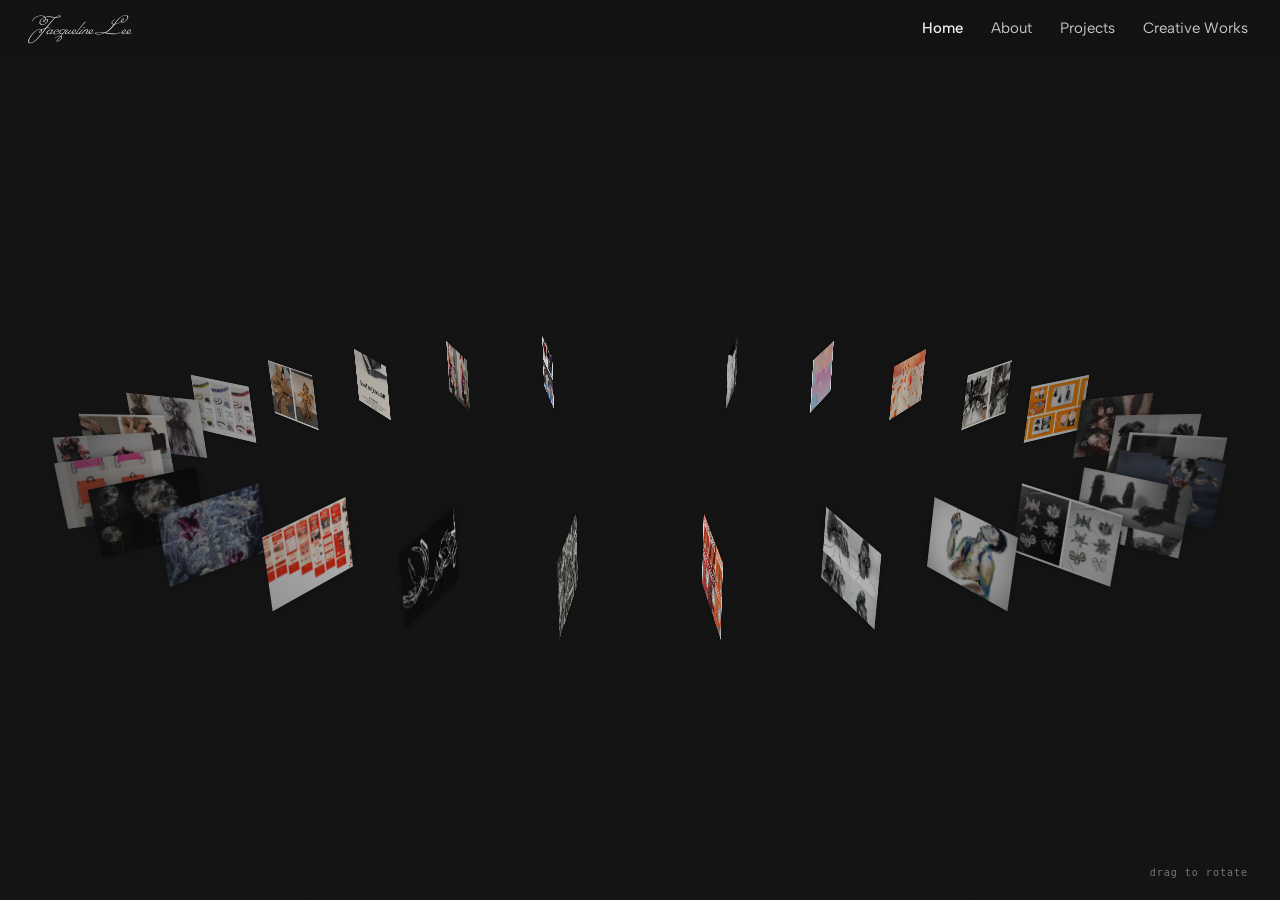
<file: index.html>
<!DOCTYPE html>
<html lang="en">
<head>
<meta charset="UTF-8">
<meta name="viewport" content="width=device-width, initial-scale=1.0">
<title>Portfolio</title>
<link rel="preconnect" href="https://fonts.googleapis.com">
<link href="https://fonts.googleapis.com/css2?family=DM+Sans:wght@300;400;500&family=DM+Mono:wght@300;400&display=swap" rel="stylesheet">
<style>
*,*::before,*::after{margin:0;padding:0;box-sizing:border-box;}
html,body{width:100%;height:100%;overflow:hidden;}
:root{--bg:#141414;--ink:#F5F3F0;--muted:#9A9A9A;}
body{background:var(--bg);font-family:'Inter',ui-monospace,monospace;}
#bg-stage{position:fixed;inset:0;perspective:1100px;display:flex;align-items:center;justify-content:center;z-index:0;pointer-events:none;}
#bg-ring{position:relative;transform-style:preserve-3d;transform:translateY(-3%) rotateX(-22deg) rotateY(0deg);}
.bg-card{position:absolute;transform-style:preserve-3d;}
.bg-face{position:absolute;inset:0;overflow:hidden;box-shadow:0 1px 10px rgba(0,0,0,.5);}
.bg-face img{width:100%;height:100%;object-fit:cover;display:block;}
.bg-face .bph{width:100%;height:100%;}
#fog{position:fixed;inset:0;z-index:1;pointer-events:none;background:radial-gradient(ellipse 70% 60% at 50% 50%,rgba(20,20,20,0) 0%,rgba(20,20,20,0.5) 55%,rgba(20,20,20,0.9) 80%,rgba(20,20,20,1) 100%);}
#ring-hint{position:fixed;bottom:22px;right:32px;font-size:10px;letter-spacing:.1em;color:#777;z-index:10;pointer-events:none;opacity:0;animation:fadeIn .8s 1.5s ease forwards;}
@keyframes fadeIn{from{opacity:0;}to{opacity:1;}}
</style>
  <link rel="stylesheet" href="design-system.css">
  <link rel="stylesheet" href="nav.css">
</head>
<body class="overlay-nav">
<div id="bg-stage"><div id="bg-ring"></div></div>
<div id="fog"></div>
<div id="ring-hint">drag to rotate</div>
<script>
const RING_DATA = [
  { img: "home/remote-01.jpg" },
  { img: "home/remote-02.jpg" },
  { img: "home/remote-03.png" },
  { img: "home/remote-04.avif" },
  { img: "home/remote-05.jpg" },
  { img: "home/remote-06.png" },
  { img: "home/remote-07.jpg" },
  { img: "home/remote-08.jpg" },
  { img: "home/remote-09.jpg" },
  { img: "home/remote-10.jpg" },
  { img: "home/remote-11.jpg" },
  { img: "home/remote-12.jpg" },
  { img: "home/remote-13.jpg" },
  { img: "home/remote-14.jpg" },
  { img: "home/remote-15.jpg" },
  { img: "home/remote-16.jpg" },
  { img: "home/remote-17.jpg" },
  { img: "home/remote-18.png" },
  { img: "home/remote-19.jpg" },
  { img: "home/remote-20.jpg" },
  { img: "home/remote-21.jpg" },
  { img: "home/remote-22.jpg" },
  { img: "home/remote-23.png" },
  { img: "home/remote-24.jpg" },
  { img: "home/remote-25.jpg" },
  { img: "home/remote-26.jpg" },
  { img: "home/remote-27.jpg" },
  { img: "home/remote-28.jpg" },
  { img: "home/remote-29.jpg" },
];

let rotY=0,tgtRotY=0,tiltX=-22,tgtTiltX=-22,tiltY=0,tgtTiltY=0,transY=0,tgtTransY=0;
let isDragging=false,dragStartX=0,dragStartY=0,dragBaseRotY=0;
let lastInteract=Date.now(),hintFaded=false;

function ringRadii(){
  const vw=window.innerWidth,vh=window.innerHeight;
  return{rx:Math.max(140,Math.min(vw*0.44,520)),rz:Math.max(80,Math.min((vh*0.42)/Math.cos(22*Math.PI/180),260))};
}
function cardDims(){
  const vmin=Math.min(window.innerWidth,window.innerHeight);
  const w=Math.max(68,Math.min(88,vmin*0.10));
  return{w,h:Math.round(w*0.74)};
}
function buildRing(){
  const ring=document.getElementById('bg-ring');
  ring.innerHTML='';
  const n=RING_DATA.length;
  const{rx,rz}=ringRadii();
  const{w,h}=cardDims();
  const step=(2*Math.PI)/n;
  RING_DATA.forEach((item,i)=>{
    const angle=i*step-Math.PI/2;
    const x=rx*Math.cos(angle),z=rz*Math.sin(angle);
    const fy=-angle*180/Math.PI;
    const card=document.createElement('div');
    card.className='bg-card';
    card.style.cssText=`width:${w}px;height:${h}px;transform:translate3d(${x-w/2}px,${-h/2}px,${z}px) rotateY(${fy}deg)`;
    const face=document.createElement('div');
    face.className='bg-face';
    const img=document.createElement('img');
    img.src=item.img;
    img.alt='';
    img.draggable=false;
    img.onerror=function(){this.style.display='none';face.style.background='#e8e4df';};
    face.appendChild(img);
    card.appendChild(face);
    ring.appendChild(card);
  });
}
function lerp(a,b,t){return a+(b-a)*t;}
function render(){
  const idle=Date.now()-lastInteract>3000;
  if(idle&&!isDragging)tgtRotY+=0.055;
  rotY=lerp(rotY,tgtRotY,0.08);
  tiltX=lerp(tiltX,tgtTiltX,0.07);
  tiltY=lerp(tiltY,tgtTiltY,0.07);
  transY=lerp(transY,tgtTransY,0.06);
  document.getElementById('bg-ring').style.transform=`translateY(${transY}px) rotateX(${tiltX}deg) rotateY(${rotY+tiltY}deg)`;
  requestAnimationFrame(render);
}
document.addEventListener('mousedown',e=>{
  if(e.target.closest('nav'))return;
  isDragging=true;dragStartX=e.clientX;dragStartY=e.clientY;dragBaseRotY=tgtRotY;lastInteract=Date.now();
  if(!hintFaded){hintFaded=true;const h=document.getElementById('ring-hint');h.style.transition='opacity .5s';h.style.opacity='0';}
});
document.addEventListener('mousemove',e=>{
  if(!isDragging)return;
  lastInteract=Date.now();
  const dx=e.clientX-dragStartX,dy=e.clientY-dragStartY;
  tgtRotY=dragBaseRotY+dx*0.35;
  const nyC=Math.max(-1,Math.min(1,dy/110));
  tgtTiltX=-22+nyC*24;
  tgtTiltY=Math.max(-1,Math.min(1,dx/(window.innerWidth*0.5)))*10;
  tgtTransY=nyC*window.innerHeight*0.14;
});
document.addEventListener('mouseup',()=>{isDragging=false;tgtTiltX=-22;tgtTiltY=0;tgtTransY=0;});
document.addEventListener('mouseleave',()=>{isDragging=false;tgtTiltX=-22;tgtTiltY=0;tgtTransY=0;});
let tX=0,tBaseY=0;
document.addEventListener('touchstart',e=>{tX=e.touches[0].clientX;tBaseY=tgtRotY;},{passive:true});
document.addEventListener('touchmove',e=>{tgtRotY=tBaseY+(e.touches[0].clientX-tX)*0.38;lastInteract=Date.now();},{passive:true});
window.addEventListener('resize',buildRing);
buildRing();
render();
</script>
  <script src="nav.js" defer></script>
</body>
</html>
</file>
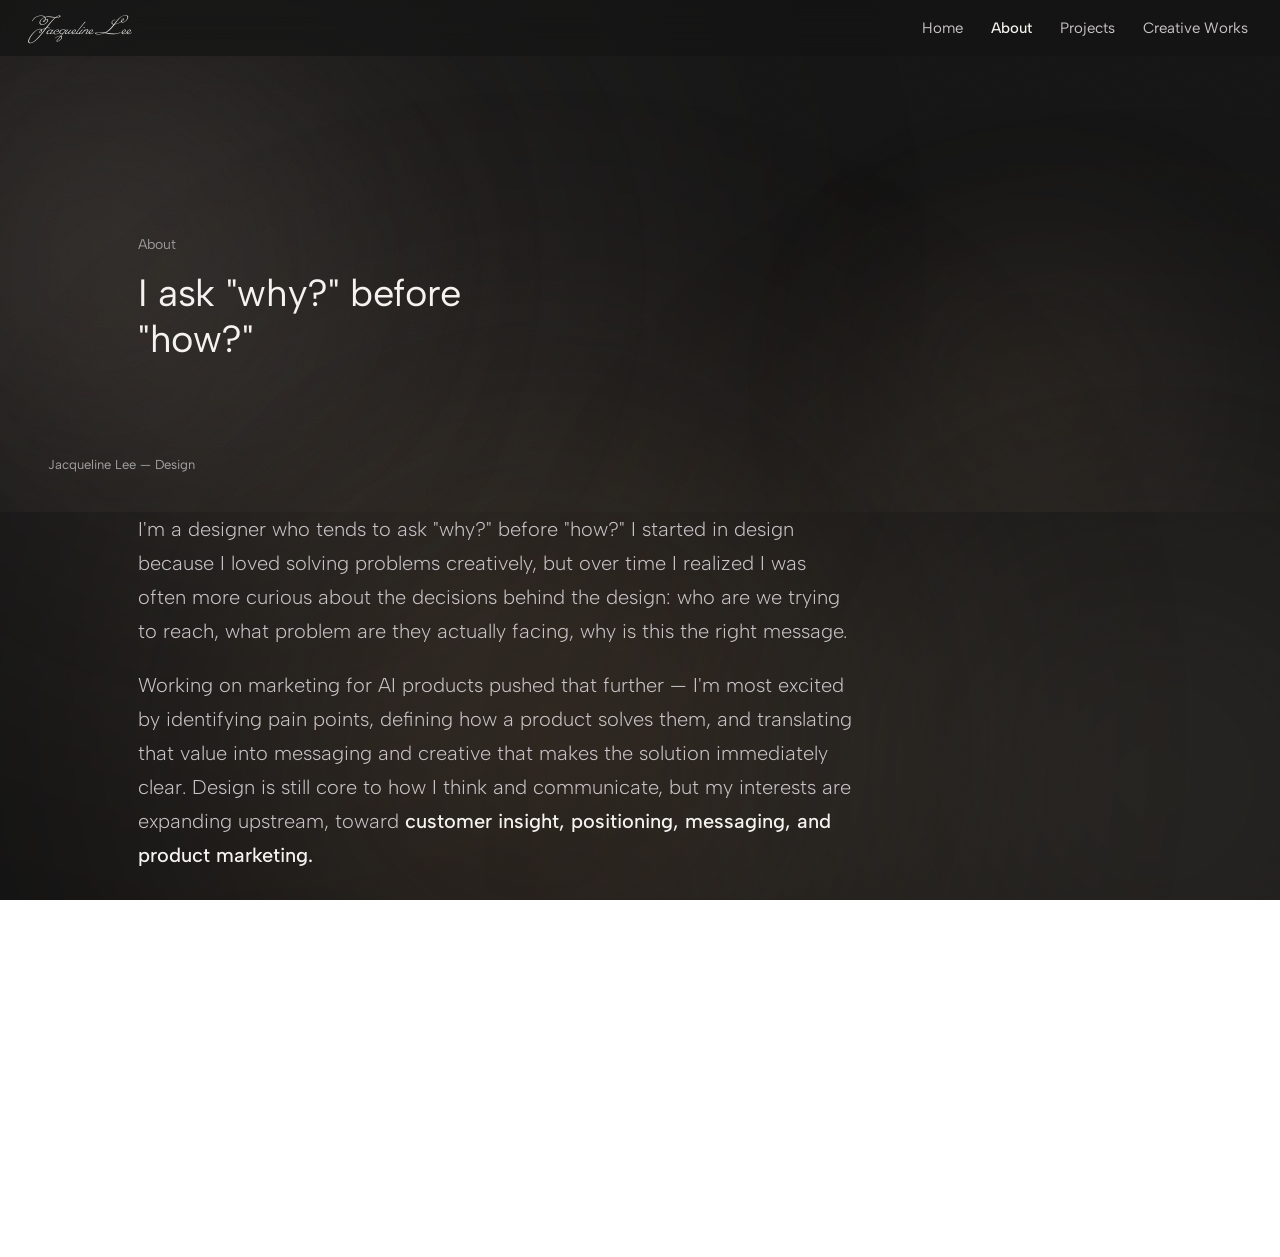
<file: about.html>
<!DOCTYPE html>
<html lang="en">
<head>
<meta charset="UTF-8" />
<meta name="viewport" content="width=device-width, initial-scale=1.0" />
<title>About — Jacqueline Lee</title>
<link rel="stylesheet" href="design-system.css">
<style>
  * { box-sizing: border-box; margin: 0; padding: 0; }

  .about-hero {
    padding: 180px 0 110px;
    position: relative;
  }
  .about-hero .ds-headline { max-width: 16ch; margin-bottom: 40px; }
  .about-index {
    position: absolute;
    left: 48px;
    bottom: 40px;
    font-size: 13px;
    color: var(--gray-400);
  }

  .about-copy { padding: 0 0 72px; }
  .about-lede {
    font-weight: 300;
    font-size: 20px;
    line-height: 1.7;
    color: var(--ink-inverse-soft);
    max-width: 60ch;
  }
  .about-lede + .about-lede { margin-top: 20px; }
  .about-lede b { font-weight: 500; color: var(--ink-inverse); }

  .about-essentials {
    margin: 0 0 140px;
    padding: 48px;
    display: flex;
    flex-wrap: wrap;
    gap: 56px;
  }

  @media (max-width: 700px) {
    .about-index { display: none; }
  }
</style>
  <link rel="stylesheet" href="nav.css">
</head>
<body>

<div class="ds-dark-page">

  <section class="about-hero hero-atmosphere">
    <div class="mesh">
      <div class="mesh-blob warmgray" style="width:48vw; height:48vw; top:-22%; left:-16%;"></div>
      <div class="mesh-blob key" style="width:26vw; height:26vw; bottom:-10%; right:6%; opacity:0.22;"></div>
    </div>
    <div class="grain"></div>
    <div class="ds-wrap">
      <div class="ds-eyebrow" data-reveal>About</div>
      <h1 class="ds-headline" data-reveal>I ask "why?" before "how?"</h1>
    </div>
    <div class="about-index">Jacqueline Lee — Design</div>
  </section>

  <div class="ds-wrap">

    <section class="about-copy">
      <p class="about-lede" data-reveal>I'm a designer who tends to ask "why?" before "how?" I started in design because I loved solving problems creatively, but over time I realized I was often more curious about the decisions behind the design: who are we trying to reach, what problem are they actually facing, why is this the right message.</p>
      <p class="about-lede" data-reveal>Working on marketing for AI products pushed that further — I'm most excited by identifying pain points, defining how a product solves them, and translating that value into messaging and creative that makes the solution immediately clear. Design is still core to how I think and communicate, but my interests are expanding upstream, toward <b>customer insight, positioning, messaging, and product marketing.</b></p>
    </section>

    <section class="about-essentials glass" data-reveal="fade">
      <div class="ds-meta-col">
        <div class="ds-meta-label">Education</div>
        <div class="ds-meta-value">USC BFA Design + Marketing minor</div>
        <div class="ds-meta-value" style="color: var(--ink-inverse-soft); font-size: 13px;">Expected May 2028</div>
      </div>
      <div class="ds-meta-col">
        <div class="ds-meta-label">Roles</div>
        <div class="ds-meta-value">Design Director, AMA USC</div>
        <div class="ds-meta-value">Product Designer</div>
      </div>
      <div class="ds-meta-col">
        <div class="ds-meta-label">Contact</div>
        <div class="ds-meta-value"><a href="mailto:jlee0792@usc.edu" style="color:inherit; text-decoration:none; border-bottom:1px solid var(--ink-inverse-soft);">jlee0792@usc.edu</a></div>
      </div>
    </section>

  </div>
</div>

  <script src="nav.js" defer></script>
  <script src="ambient.js" defer></script>
  <script src="parallax.js" defer></script>
  <script src="reveal.js" defer></script>
</body>
</html>
</file>
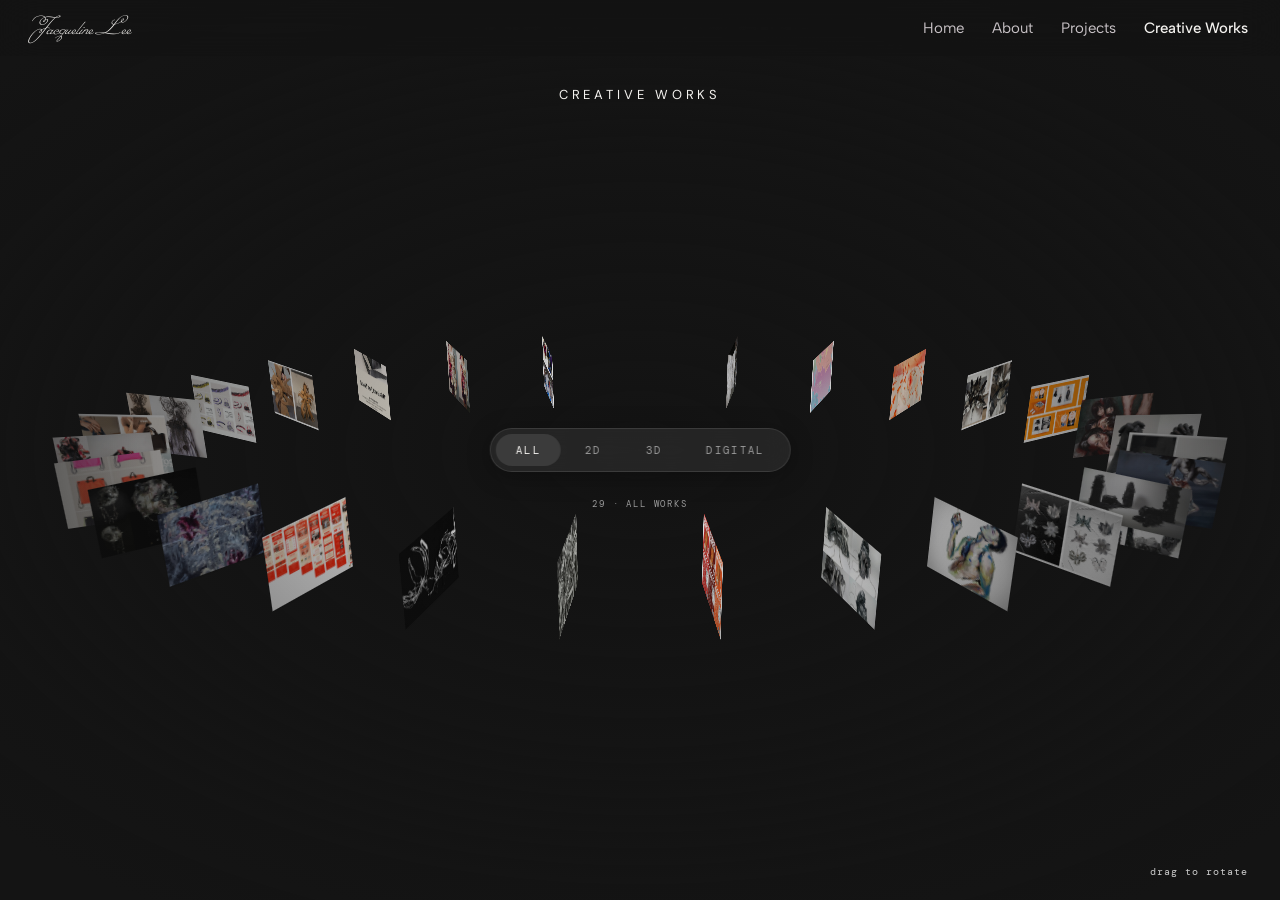
<file: artworks.html>
<!DOCTYPE html>
<html lang="en">
<head>
<meta charset="UTF-8">
<meta name="viewport" content="width=device-width, initial-scale=1.0">
<title>Creative Works — Jacqueline Lee</title>
<link rel="preconnect" href="https://fonts.googleapis.com">
<link href="https://fonts.googleapis.com/css2?family=DM+Sans:wght@300;400;500&family=DM+Mono:wght@300;400&display=swap" rel="stylesheet">
<style>
*, *::before, *::after { margin:0; padding:0; box-sizing:border-box; }
html, body { width:100%; height:100%; overflow:hidden; }

:root {
  --bg: #141414;
  --ink: #F5F3F0;
  --muted: #9A9A9A;
}

body {
  background: var(--bg);
  font-family: 'DM Mono', ui-monospace, monospace;
}

/* ── RING STAGE ── */
#bg-stage {
  position: fixed; inset: 0;
  perspective: 1100px;
  display: flex; align-items: center; justify-content: center;
  z-index: 0;
  pointer-events: none;
}
#bg-ring {
  position: relative;
  transform-style: preserve-3d;
  transform: translateY(-3%) rotateX(-22deg) rotateY(0deg);
}
.bg-card {
  position: absolute;
  transform-style: preserve-3d;
  transition: opacity 0.5s ease;
}
.bg-face {
  position: absolute; inset: 0;
  overflow: hidden;
  box-shadow: 0 1px 6px rgba(0,0,0,.13);
}
.bg-face img { width:100%; height:100%; object-fit:cover; display:block; }

/* ── FOG ── */
#fog {
  position: fixed; inset: 0; z-index: 1; pointer-events: none;
  background: radial-gradient(
    ellipse 70% 60% at 50% 50%,
    rgba(20,20,20,0) 0%,
    rgba(20,20,20,0.5) 55%,
    rgba(20,20,20,0.9) 80%,
    rgba(20,20,20,1) 100%
  );
}

/* ── CATEGORY FILTER BAR ── */
#filter-bar {
  position: fixed;
  top: 50%;
  left: 50%;
  transform: translate(-50%, -50%);
  z-index: 50;
  display: flex;
  gap: 4px;
  background: rgba(43,43,43,0.75);
  backdrop-filter: blur(14px);
  -webkit-backdrop-filter: blur(14px);
  border: 1px solid rgba(255,255,255,0.1);
  border-radius: 100px;
  padding: 5px;
  box-shadow: 0 4px 24px rgba(0,0,0,0.3);
}

.filter-btn {
  font-family: 'DM Mono', ui-monospace, monospace;
  font-size: 11px;
  letter-spacing: 0.12em;
  text-transform: uppercase;
  padding: 9px 20px;
  border: none;
  background: transparent;
  color: var(--muted);
  cursor: pointer;
  border-radius: 100px;
  transition: color 0.3s ease, background 0.3s ease;
  position: relative;
  z-index: 2;
}

.filter-btn:hover {
  color: var(--ink);
}

.filter-btn.active {
  color: var(--ink);
  background: rgba(255,255,255,0.1);
}

/* ── COUNT LABEL ── */
#count-label {
  position: fixed;
  top: calc(50% + 48px);
  left: 50%;
  transform: translateX(-50%);
  z-index: 50;
  font-family: 'DM Mono', ui-monospace, monospace;
  font-size: 9px;
  letter-spacing: 0.2em;
  color: var(--muted);
  text-transform: uppercase;
  opacity: 0;
  animation: labelFade .6s .2s forwards;
}

@keyframes labelFade {
  to { opacity: 1; }
}

/* ── PAGE TITLE ── */
#page-title {
  position: fixed;
  top: 86px;
  left: 50%;
  transform: translateX(-50%);
  z-index: 10;
  font-family: 'DM Sans', sans-serif;
  font-size: 13px;
  letter-spacing: 0.3em;
  text-transform: uppercase;
  color: var(--ink);
  opacity: 0;
  animation: fadeIn .7s .3s forwards;
}

/* ── HINT ── */
#ring-hint {
  position: fixed; bottom: 22px; right: 32px;
  font-size: 10px; letter-spacing: .1em; color: #ccc;
  z-index: 10; pointer-events: none;
  opacity: 0; animation: fadeIn .8s 1.5s ease forwards;
}

@keyframes fadeIn {
  from { opacity:0; } to { opacity:1; }
}

/* ── RING OPEN/WRAP STATES ── */
#bg-ring.wrapping .bg-card {
  transition: transform 0.7s cubic-bezier(0.7, 0, 0.3, 1), opacity 0.5s ease;
}
#bg-ring.opening .bg-card {
  transition: transform 0.9s cubic-bezier(0.2, 0.7, 0.2, 1), opacity 0.5s ease;
}

@media (max-width: 640px) {
  .filter-btn { padding: 8px 14px; font-size: 10px; }
  #page-title { font-size: 11px; top: 72px; }
}
</style>
  <link rel="stylesheet" href="nav.css">
</head>
<body class="overlay-nav">

<div id="page-title">Creative Works</div>

<div id="bg-stage">
  <div id="bg-ring"></div>
</div>

<div id="fog"></div>

<div id="filter-bar">
  <button class="filter-btn active" data-cat="all">All</button>
  <button class="filter-btn" data-cat="2d">2D</button>
  <button class="filter-btn" data-cat="3d">3D</button>
  <button class="filter-btn" data-cat="digital">Digital</button>
</div>

<div id="count-label"></div>

<div id="ring-hint">drag to rotate</div>

<script>
const DATA_ALL = [
  { img: "artworks/remote-01.jpg", cat: "2d" },
  { img: "artworks/remote-02.jpg", cat: "3d" },
  { img: "artworks/remote-03.png", cat: "digital" },
  { img: "artworks/remote-04.avif", cat: "2d" },
  { img: "artworks/remote-05.jpg", cat: "3d" },
  { img: "artworks/remote-06.png", cat: "digital" },
  { img: "artworks/remote-07.jpg", cat: "2d" },
  { img: "artworks/remote-08.jpg", cat: "3d" },
  { img: "artworks/remote-09.jpg", cat: "digital" },
  { img: "artworks/remote-10.jpg", cat: "2d" },
  { img: "artworks/remote-11.jpg", cat: "3d" },
  { img: "artworks/remote-12.jpg", cat: "digital" },
  { img: "artworks/remote-13.jpg", cat: "2d" },
  { img: "artworks/remote-14.jpg", cat: "3d" },
  { img: "artworks/remote-15.jpg", cat: "digital" },
  { img: "artworks/remote-16.jpg", cat: "2d" },
  { img: "artworks/remote-17.jpg", cat: "3d" },
  { img: "artworks/remote-18.png", cat: "digital" },
  { img: "artworks/remote-19.jpg", cat: "2d" },
  { img: "artworks/remote-20.jpg", cat: "3d" },
  { img: "artworks/remote-21.jpg", cat: "digital" },
  { img: "artworks/remote-22.jpg", cat: "3d" },
  { img: "artworks/remote-23.png", cat: "digital" },
  { img: "artworks/remote-24.jpg", cat: "3d" },
  { img: "artworks/remote-25.jpg", cat: "digital" },
  { img: "artworks/remote-26.jpg", cat: "3d" },
  { img: "artworks/remote-27.jpg", cat: "digital" },
  { img: "artworks/remote-28.jpg", cat: "3d" },
  { img: "artworks/remote-29.jpg", cat: "digital" },
];
const DATA_2D = [
  { img: "artworks/remote-01.jpg", cat: "2d" },
  { img: "artworks/remote-04.avif", cat: "2d" },
  { img: "artworks/remote-07.jpg", cat: "2d" },
  { img: "artworks/remote-10.jpg", cat: "2d" },
  { img: "artworks/remote-13.jpg", cat: "2d" },
  { img: "artworks/remote-16.jpg", cat: "2d" },
  { img: "artworks/remote-19.jpg", cat: "2d" },
];
const DATA_3D = [
  { img: "artworks/remote-02.jpg", cat: "3d" },
  { img: "artworks/remote-05.jpg", cat: "3d" },
  { img: "artworks/remote-08.jpg", cat: "3d" },
  { img: "artworks/remote-11.jpg", cat: "3d" },
  { img: "artworks/remote-14.jpg", cat: "3d" },
  { img: "artworks/remote-17.jpg", cat: "3d" },
  { img: "artworks/remote-20.jpg", cat: "3d" },
  { img: "artworks/remote-22.jpg", cat: "3d" },
  { img: "artworks/remote-24.jpg", cat: "3d" },
  { img: "artworks/remote-26.jpg", cat: "3d" },
  { img: "artworks/remote-28.jpg", cat: "3d" },
];
const DATA_DIGITAL = [
  { img: "artworks/remote-03.png", cat: "digital" },
  { img: "artworks/remote-06.png", cat: "digital" },
  { img: "artworks/remote-09.jpg", cat: "digital" },
  { img: "artworks/remote-12.jpg", cat: "digital" },
  { img: "artworks/remote-15.jpg", cat: "digital" },
  { img: "artworks/remote-18.png", cat: "digital" },
  { img: "artworks/remote-21.jpg", cat: "digital" },
  { img: "artworks/remote-23.png", cat: "digital" },
  { img: "artworks/remote-25.jpg", cat: "digital" },
  { img: "artworks/remote-27.jpg", cat: "digital" },
  { img: "artworks/remote-29.jpg", cat: "digital" },
];


const DATASETS = {
  all: DATA_ALL,
  '2d': DATA_2D,
  '3d': DATA_3D,
  digital: DATA_DIGITAL
};

let CURRENT_CAT = 'all';
let RING_DATA = DATASETS.all;

let rotY = 0, tgtRotY = 0;
let tiltX = -22, tgtTiltX = -22;
let tiltY = 0, tgtTiltY = 0;
let transY = 0, tgtTransY = 0;

let isDragging = false;
let dragStartX = 0, dragStartY = 0, dragBaseRotY = 0;
let lastInteract = Date.now();
let hintFaded = false;
let isTransitioning = false;

// ── RING GEOMETRY ──
function ringRadii() {
  const vw = window.innerWidth, vh = window.innerHeight;
  return {
    rx: Math.max(140, Math.min(vw * 0.44, 520)),
    rz: Math.max(80, Math.min((vh * 0.42) / Math.cos(22 * Math.PI / 180), 260))
  };
}

function cardDims() {
  const vmin = Math.min(window.innerWidth, window.innerHeight);
  const w = Math.max(68, Math.min(88, vmin * 0.10));
  return { w, h: Math.round(w * 0.74) };
}

// ── BUILD RING ──
function buildRing(opening = false) {
  const ring = document.getElementById('bg-ring');
  ring.innerHTML = '';
  const n = RING_DATA.length;
  const { rx, rz } = ringRadii();
  const { w, h } = cardDims();
  const step = (2 * Math.PI) / n;

  RING_DATA.forEach((item, i) => {
    const angle = i * step - Math.PI / 2;
    const x = rx * Math.cos(angle);
    const z = rz * Math.sin(angle);
    const fy = -angle * 180 / Math.PI;

    const card = document.createElement('div');
    card.className = 'bg-card';

    if (opening) {
      // Start collapsed at center
      card.style.cssText = `width:${w}px;height:${h}px;transform:translate3d(${-w/2}px,${-h/2}px,0px) rotateY(${fy}deg) scale(0.1);opacity:0;`;

      // Animate to position
      requestAnimationFrame(() => {
        requestAnimationFrame(() => {
          card.style.cssText = `width:${w}px;height:${h}px;transform:translate3d(${x - w/2}px,${-h/2}px,${z}px) rotateY(${fy}deg) scale(1);opacity:1;transition:transform 0.9s cubic-bezier(0.2,0.7,0.2,1) ${i * 0.02}s, opacity 0.6s ease ${i * 0.02}s;`;
        });
      });
    } else {
      card.style.cssText = `width:${w}px;height:${h}px;transform:translate3d(${x - w/2}px,${-h/2}px,${z}px) rotateY(${fy}deg)`;
    }

    const face = document.createElement('div');
    face.className = 'bg-face';
    const img = document.createElement('img');
    img.src = item.img;
    img.alt = '';
    img.draggable = false;
    img.onerror = function() { this.style.display = 'none'; face.style.background = '#e8e4df'; };
    face.appendChild(img);
    card.appendChild(face);
    ring.appendChild(card);
  });

  updateCountLabel();
}

function updateCountLabel() {
  const label = document.getElementById('count-label');
  const count = RING_DATA.length;
  const catText = CURRENT_CAT === 'all' ? 'ALL WORKS' : CURRENT_CAT.toUpperCase();
  label.textContent = `${count} · ${catText}`;
}

// ── WRAP THEN OPEN ──
function wrapAndOpen(newCat) {
  if (isTransitioning || newCat === CURRENT_CAT) return;
  isTransitioning = true;

  const ring = document.getElementById('bg-ring');
  const cards = ring.querySelectorAll('.bg-card');
  const { w, h } = cardDims();

  // WRAP: collapse all cards toward center with stagger
  cards.forEach((card, i) => {
    const currentTransform = card.style.transform;
    // Extract the rotateY value to preserve rotation during collapse
    const rotMatch = currentTransform.match(/rotateY\(([-\d.]+)deg\)/);
    const fy = rotMatch ? rotMatch[1] : 0;
    card.style.transition = `transform 0.6s cubic-bezier(0.7,0,0.3,1) ${i * 0.015}s, opacity 0.5s ease ${i * 0.015}s`;
    card.style.transform = `translate3d(${-w/2}px,${-h/2}px,0px) rotateY(${fy}deg) scale(0.1)`;
    card.style.opacity = '0';
  });

  // After wrap completes, swap data and open
  setTimeout(() => {
    CURRENT_CAT = newCat;
    RING_DATA = DATASETS[newCat];
    // Reset rotation to 0 for clean open
    rotY = 0;
    tgtRotY = 0;
    buildRing(true);

    setTimeout(() => {
      isTransitioning = false;
    }, 1200);
  }, 700);
}

// ── LERP & RENDER ──
function lerp(a, b, t) { return a + (b - a) * t; }

function render() {
  const idle = Date.now() - lastInteract > 3000;
  if (idle && !isDragging && !isTransitioning) tgtRotY += 0.055;

  rotY   = lerp(rotY,   tgtRotY,   0.08);
  tiltX  = lerp(tiltX,  tgtTiltX,  0.07);
  tiltY  = lerp(tiltY,  tgtTiltY,  0.07);
  transY = lerp(transY, tgtTransY, 0.06);

  document.getElementById('bg-ring').style.transform =
    `translateY(${transY}px) rotateX(${tiltX}deg) rotateY(${rotY + tiltY}deg)`;

  requestAnimationFrame(render);
}

// ── DRAG ──
document.addEventListener('mousedown', e => {
  if (e.target.closest('#filter-bar') || e.target.closest('nav') || e.target.closest('#universal-nav')) return;
  if (isTransitioning) return;
  isDragging = true;
  dragStartX = e.clientX;
  dragStartY = e.clientY;
  dragBaseRotY = tgtRotY;
  lastInteract = Date.now();
  if (!hintFaded) {
    hintFaded = true;
    const hint = document.getElementById('ring-hint');
    hint.style.transition = 'opacity .5s';
    hint.style.opacity = '0';
  }
});

document.addEventListener('mousemove', e => {
  if (!isDragging) return;
  lastInteract = Date.now();
  const dx = e.clientX - dragStartX;
  const dy = e.clientY - dragStartY;
  tgtRotY = dragBaseRotY + dx * 0.35;
  const nyC = Math.max(-1, Math.min(1, dy / 110));
  tgtTiltX = -22 + nyC * 24;
  tgtTiltY = Math.max(-1, Math.min(1, dx / (window.innerWidth * 0.5))) * 10;
  tgtTransY = nyC * window.innerHeight * 0.14;
});

document.addEventListener('mouseup', () => {
  isDragging = false;
  tgtTiltX = -22; tgtTiltY = 0; tgtTransY = 0;
});
document.addEventListener('mouseleave', () => {
  isDragging = false;
  tgtTiltX = -22; tgtTiltY = 0; tgtTransY = 0;
});

// ── TOUCH ──
let tX = 0, tBaseY = 0;
document.addEventListener('touchstart', e => {
  if (e.target.closest('#filter-bar')) return;
  tX = e.touches[0].clientX;
  tBaseY = tgtRotY;
}, { passive: true });
document.addEventListener('touchmove', e => {
  if (e.target.closest('#filter-bar')) return;
  tgtRotY = tBaseY + (e.touches[0].clientX - tX) * 0.38;
  lastInteract = Date.now();
}, { passive: true });

// ── FILTER BUTTONS ──
document.querySelectorAll('.filter-btn').forEach(btn => {
  btn.addEventListener('click', () => {
    const cat = btn.dataset.cat;
    if (cat === CURRENT_CAT || isTransitioning) return;

    document.querySelectorAll('.filter-btn').forEach(b => b.classList.remove('active'));
    btn.classList.add('active');

    wrapAndOpen(cat);
  });
});

// ── RESIZE ──
window.addEventListener('resize', () => {
  if (!isTransitioning) buildRing(false);
});

// ── INIT ──
// Initial page load: use opening animation for a dramatic entrance
buildRing(true);
render();
</script>

  <script src="nav.js" defer></script>
</body>
</html>
</file>
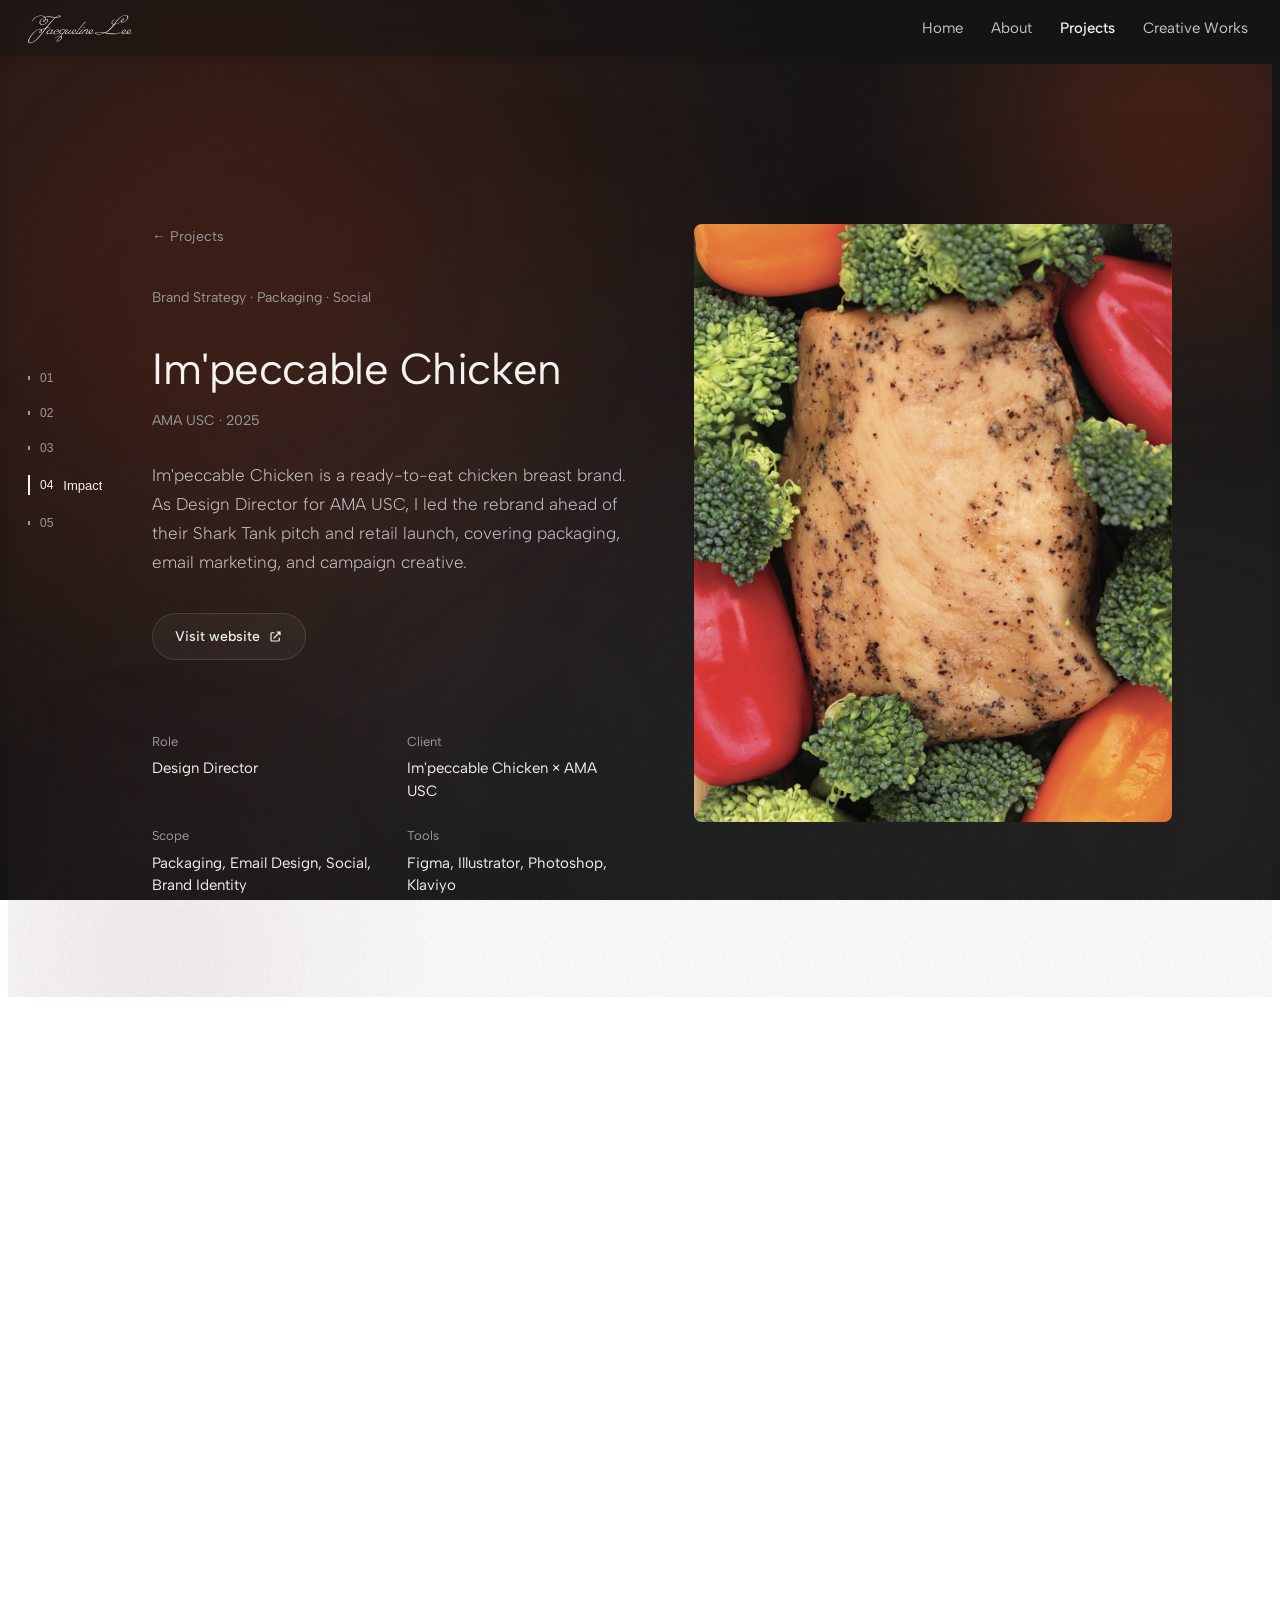
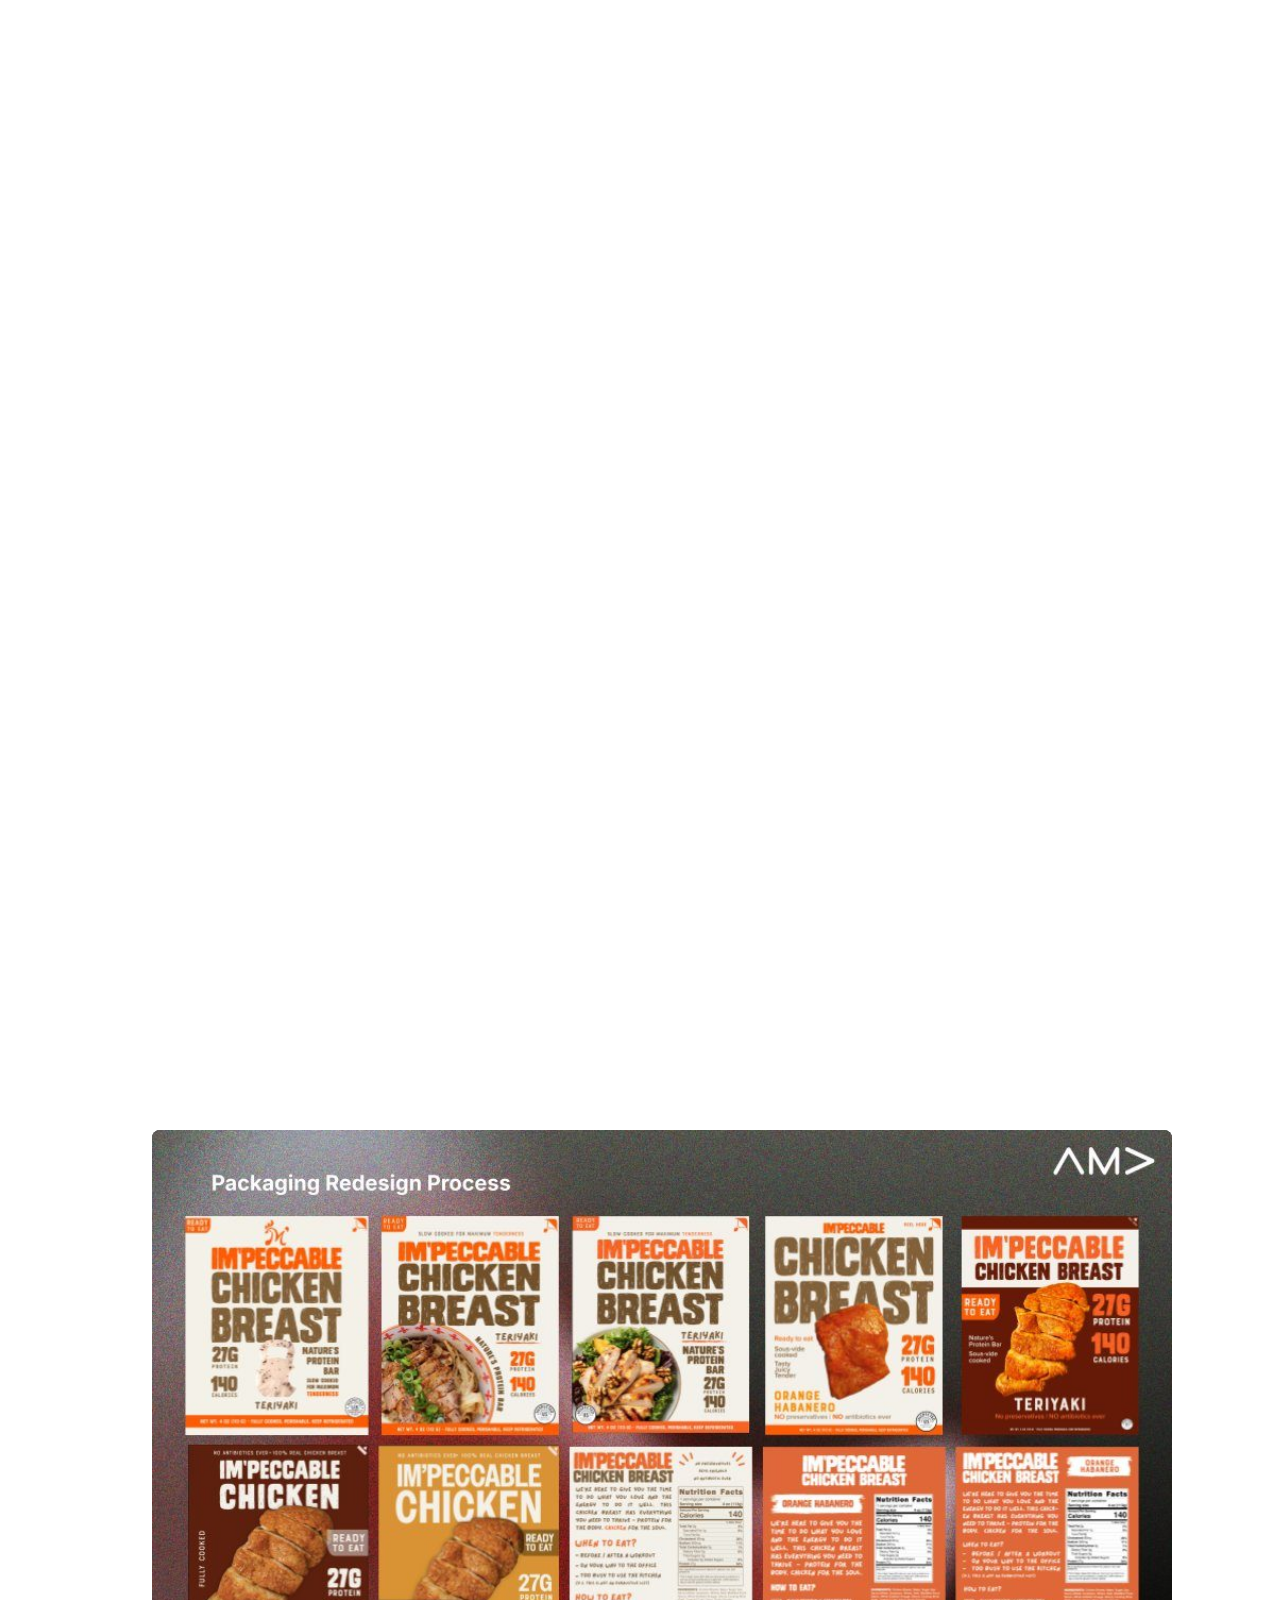
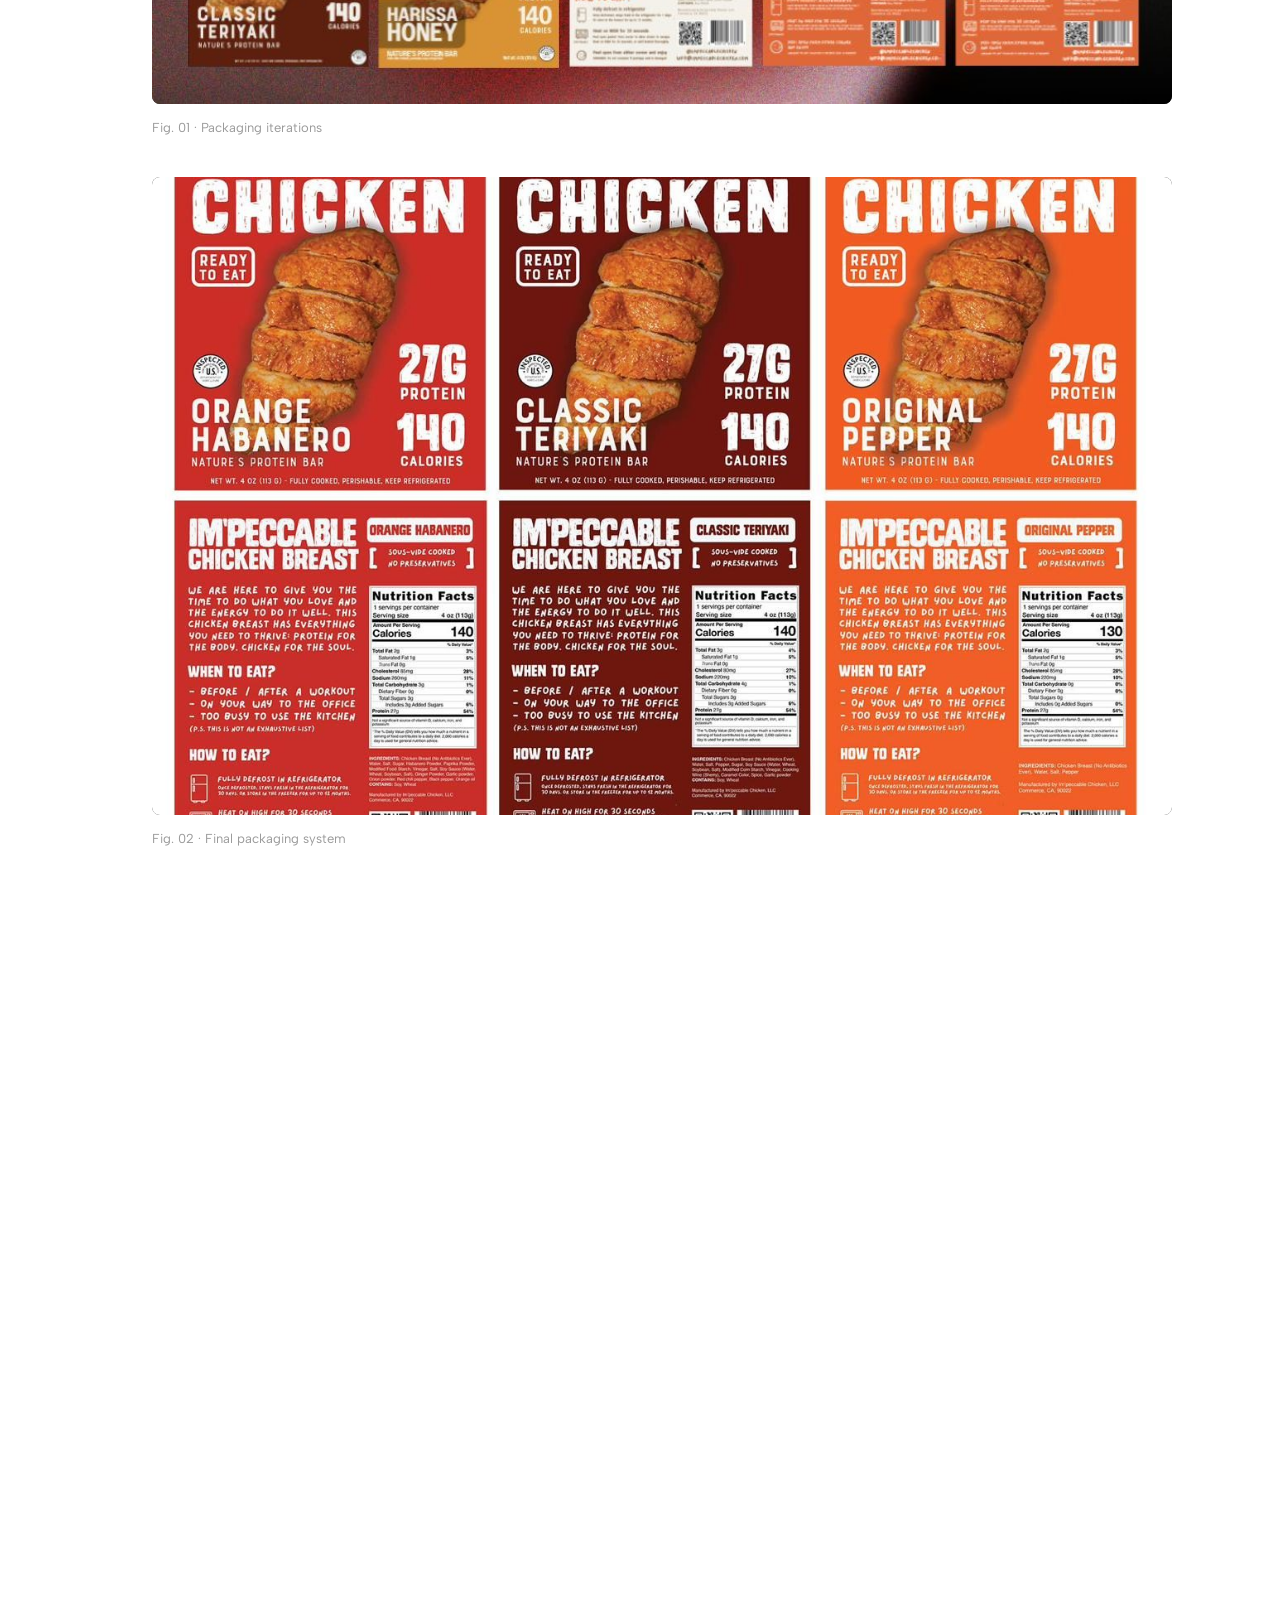
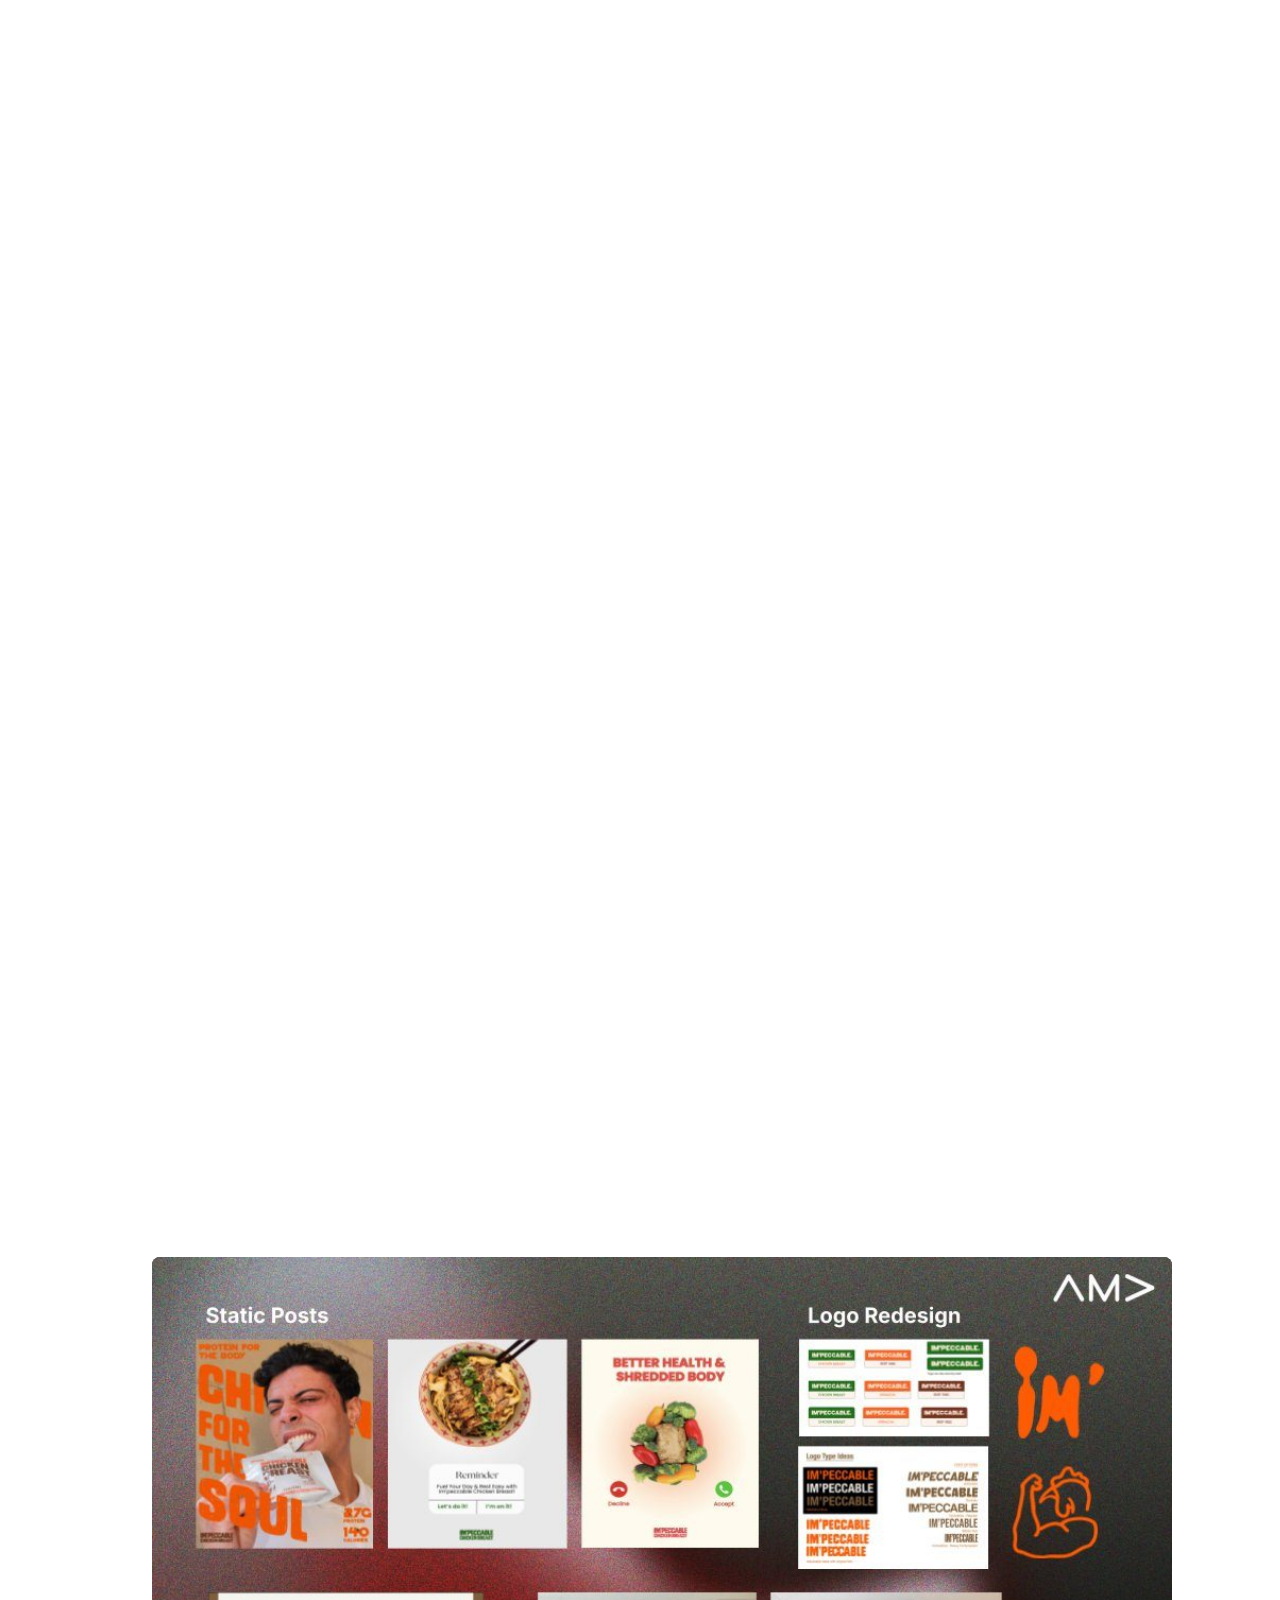
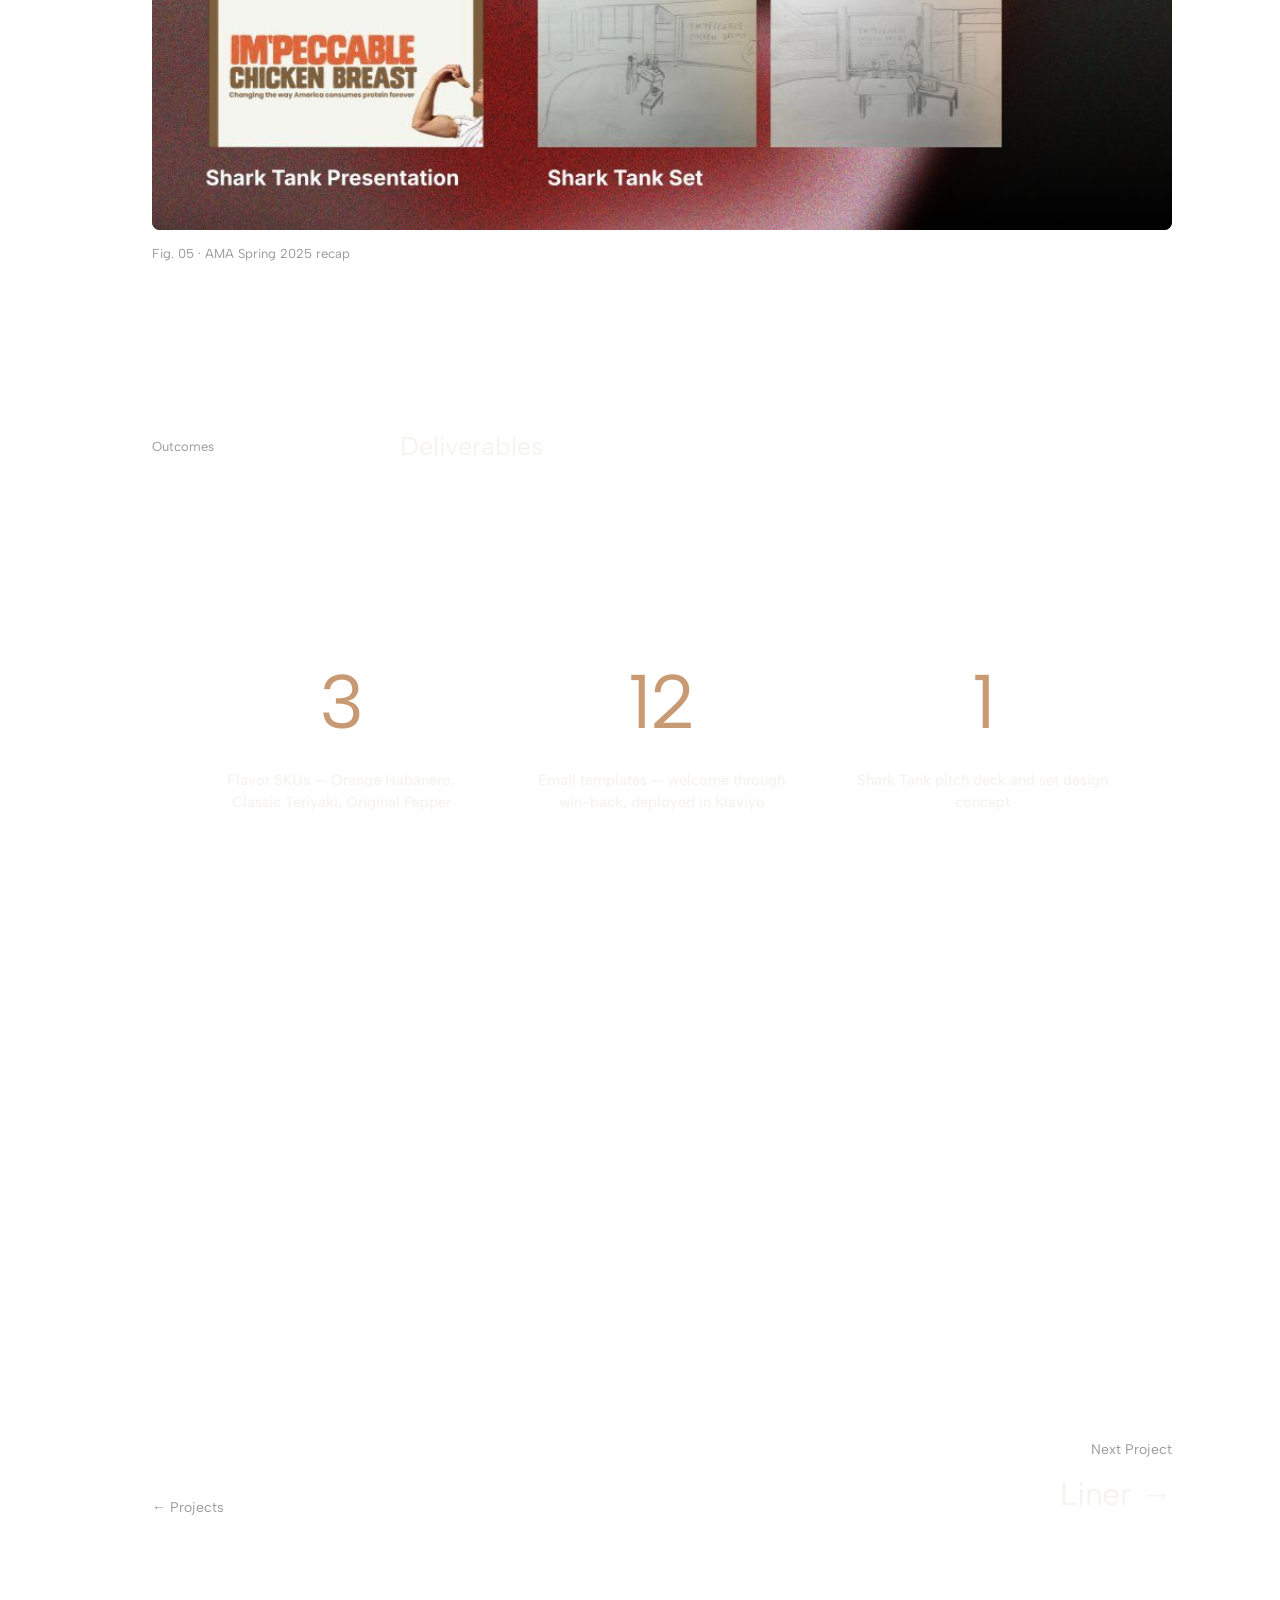
<file: ic.html>
<!DOCTYPE html>
<html lang="en">
<head>
<meta charset="UTF-8" />
<meta name="viewport" content="width=device-width, initial-scale=1.0" />
<title>Im'peccable Chicken — Jacqueline Lee</title>
<link rel="stylesheet" href="design-system.css">
<link rel="stylesheet" href="case-study.css">
  <link rel="stylesheet" href="nav.css">
</head>
<body class="cs-body">

<section class="hero-atmosphere">
  <div class="mesh">
    <div class="mesh-blob orange" style="width:36vw; height:36vw; top:-18%; right:-10%; opacity:0.4;"></div>
    <div class="mesh-blob maroon" style="width:24vw; height:24vw; bottom:-12%; left:0; opacity:0.3;"></div>
  </div>
  <div class="grain"></div>
  <div class="cs-wrap">
    <div class="cs-hero">
      <div>
        <a href="projects.html" class="cs-back">← Projects</a>
        <div class="cs-eyebrow">Brand Strategy · Packaging · Social</div>
        <h1 class="cs-h1">Im'peccable Chicken</h1>
        <div class="cs-sub">AMA USC · 2025</div>
        <p class="cs-desc">Im'peccable Chicken is a ready-to-eat chicken breast brand. As Design Director for AMA USC, I led the rebrand ahead of their Shark Tank pitch and retail launch, covering packaging, email marketing, and campaign creative.</p>
        <a href="https://impeccablechicken.shop/?srsltid=AfmBOop7-Rqcj856azUpDtk9XHSYvy_N-rWuIK5sqjPkse54_Ho1hu9C" class="cs-visit btn btn-ghost" target="_blank" rel="noopener">
          Visit website
          <svg viewBox="0 0 20 20" fill="none"><path d="M8 5H5a1 1 0 00-1 1v9a1 1 0 001 1h9a1 1 0 001-1v-3M12 4h4v4M8 12l8-8" stroke="currentColor" stroke-width="1.6" stroke-linecap="round" stroke-linejoin="round"/></svg>
        </a>

        <div class="cs-meta">
          <div><div class="cs-meta-label">Role</div><div class="cs-meta-value">Design Director</div></div>
          <div><div class="cs-meta-label">Client</div><div class="cs-meta-value">Im'peccable Chicken × AMA USC</div></div>
          <div><div class="cs-meta-label">Scope</div><div class="cs-meta-value">Packaging, Email Design, Social, Brand Identity</div></div>
          <div><div class="cs-meta-label">Tools</div><div class="cs-meta-value">Figma, Illustrator, Photoshop, Klaviyo</div></div>
        </div>
      </div>

      <div class="cs-hero-media">
        <img src="ic/img-01.jpg" alt="Im'peccable Chicken — chicken breast surrounded by fresh peppers and broccoli" />
      </div>
    </div>
  </div>
</section>

<div class="cs-wrap">

  <section class="cs-section" data-toc="Problem">
    <div class="cs-section-head">
      <div class="cs-section-num">Context</div>
      <div>
        <h2 class="cs-section-title">A ready-to-eat chicken brand moving from DTC to retail</h2>
        <p class="cs-section-body">Im'peccable Chicken came to AMA USC preparing for a Shark Tank pitch and their first retail rollout. The existing packaging wasn't built for either context. The goal was a visual system that could scale across flavors, work on a grocery shelf, and <b>translate to both a pitch deck and a customer's inbox.</b></p>
      </div>
    </div>
  </section>

  <section class="cs-section" data-toc="Solution">
    <div class="cs-section-head">
      <div class="cs-section-num">Color &amp; Identity</div>
      <div>
        <h2 class="cs-section-title">Color exploration</h2>
        <p class="cs-section-body">Tested four directions against the original palette: a navy-grounded system, a warm neutral with orange accents, and two saturated directions anchored in the existing orange.</p>
      </div>
    </div>
    <div class="cs-figure">
      <img class="cs-figure-wide" src="ic/img-02.jpg" alt="Color palette exploration" />
      <div class="cs-caption">Color palette exploration · Four directions</div>
    </div>
  </section>

  <section class="cs-section" data-toc="Design Decisions">
    <div class="cs-section-head">
      <div class="cs-section-num">Packaging</div>
      <div>
        <h2 class="cs-section-title">Packaging system</h2>
        <p class="cs-section-body">Ten rounds of iteration to land on the final direction: a stenciled wordmark, hero product photography, and color-coded flavor fields. Three flavors — Orange Habanero, Classic Teriyaki, Original Pepper — each with its own gradient anchor and a consistent callout system for protein, calories, and tagline. <b>The back panel covers brand voice, when to eat, and how to eat.</b></p>
      </div>
    </div>
    <div class="cs-figure">
      <img class="cs-figure-wide" src="ic/img-03.jpg" alt="Packaging redesign process" />
      <div class="cs-caption">Fig. 01 · Packaging iterations</div>
    </div>
    <div class="cs-figure">
      <img class="cs-figure-cover" src="ic/img-04.jpg" alt="Final packaging — three flavors, front and back" />
      <div class="cs-caption">Fig. 02 · Final packaging system</div>
    </div>
  </section>

  <section class="cs-section">
    <div class="cs-section-head">
      <div class="cs-section-num">Email Flows</div>
      <div>
        <h2 class="cs-section-title">Email lifecycle system</h2>
        <p class="cs-section-body">A twelve-email sequence covering welcome, abandoned cart, win-back, and brand story. Built in Klaviyo, using the same color and type system as the packaging. Each email is structured around one CTA and kept to three sections or fewer.</p>
      </div>
    </div>
    <div class="cs-figure">
      <img class="cs-figure-wide" src="ic/img-05.jpg" alt="Email marketing flow — 12 templates" />
      <div class="cs-caption">Fig. 03 · Email lifecycle flow · 12 templates</div>
    </div>
  </section>

  <section class="cs-section">
    <div class="cs-section-head">
      <div class="cs-section-num">Campaign</div>
      <div>
        <h2 class="cs-section-title">Social, Shark Tank, and brand world</h2>
        <p class="cs-section-body">The brand system extended into static social posts, logo exploration, and the Shark Tank pitch deck — <b>including the set design concept for the on-stage presentation.</b></p>
      </div>
    </div>
    <div class="cs-figure">
      <img class="cs-figure-wide" src="ic/img-06.jpg" alt="Campaign deliverables" />
      <div class="cs-caption">Fig. 04 · Campaign deliverables</div>
    </div>
    <div class="cs-figure">
      <img class="cs-figure-wide" src="ic/img-07.jpg" alt="AMA Spring 2025 marketing recap" />
      <div class="cs-caption">Fig. 05 · AMA Spring 2025 recap</div>
    </div>
  </section>

  <section class="cs-section" data-toc="Impact" style="padding-bottom: 24px;">
    <div class="cs-section-head">
      <div class="cs-section-num">Outcomes</div>
      <div>
        <h2 class="cs-section-title">Deliverables</h2>
      </div>
    </div>
  </section>

  <section class="cs-stat-banner glass" data-reveal="fade">
    <div>
      <div class="cs-outcome-num">3</div>
      <div class="cs-outcome-label">Flavor SKUs — Orange Habanero, Classic Teriyaki, Original Pepper</div>
    </div>
    <div>
      <div class="cs-outcome-num">12</div>
      <div class="cs-outcome-label">Email templates — welcome through win-back, deployed in Klaviyo</div>
    </div>
    <div>
      <div class="cs-outcome-num">1</div>
      <div class="cs-outcome-label">Shark Tank pitch deck and set design concept</div>
    </div>
  </section>

  <section class="cs-section" data-toc="Reflection">
    <div class="cs-section-head">
      <div class="cs-section-num">Reflection</div>
      <div>
        <h2 class="cs-section-title">What I'd carry forward</h2>
        <p class="cs-section-body" style="color:var(--gray-400); font-style:italic;">Placeholder — write in your own voice. E.g.: what leading a full rebrand under a hard pitch deadline taught you, or what you'd test differently on the next flavor launch.</p>
      </div>
    </div>
  </section>

  <div class="cs-footer">
    <a href="projects.html" class="cs-footer-back">← Projects</a>
    <a href="liner.html" class="cs-footer-next">
      <span class="cs-footer-next-label">Next Project</span>
      <span class="cs-footer-next-title">Liner →</span>
    </a>
  </div>

</div>

  <script src="nav.js" defer></script>
  <script src="ambient.js" defer></script>
  <script src="parallax.js" defer></script>
  <script src="reveal.js" defer></script>
  <script src="case-toc.js" defer></script>
</body>
</html>
</file>
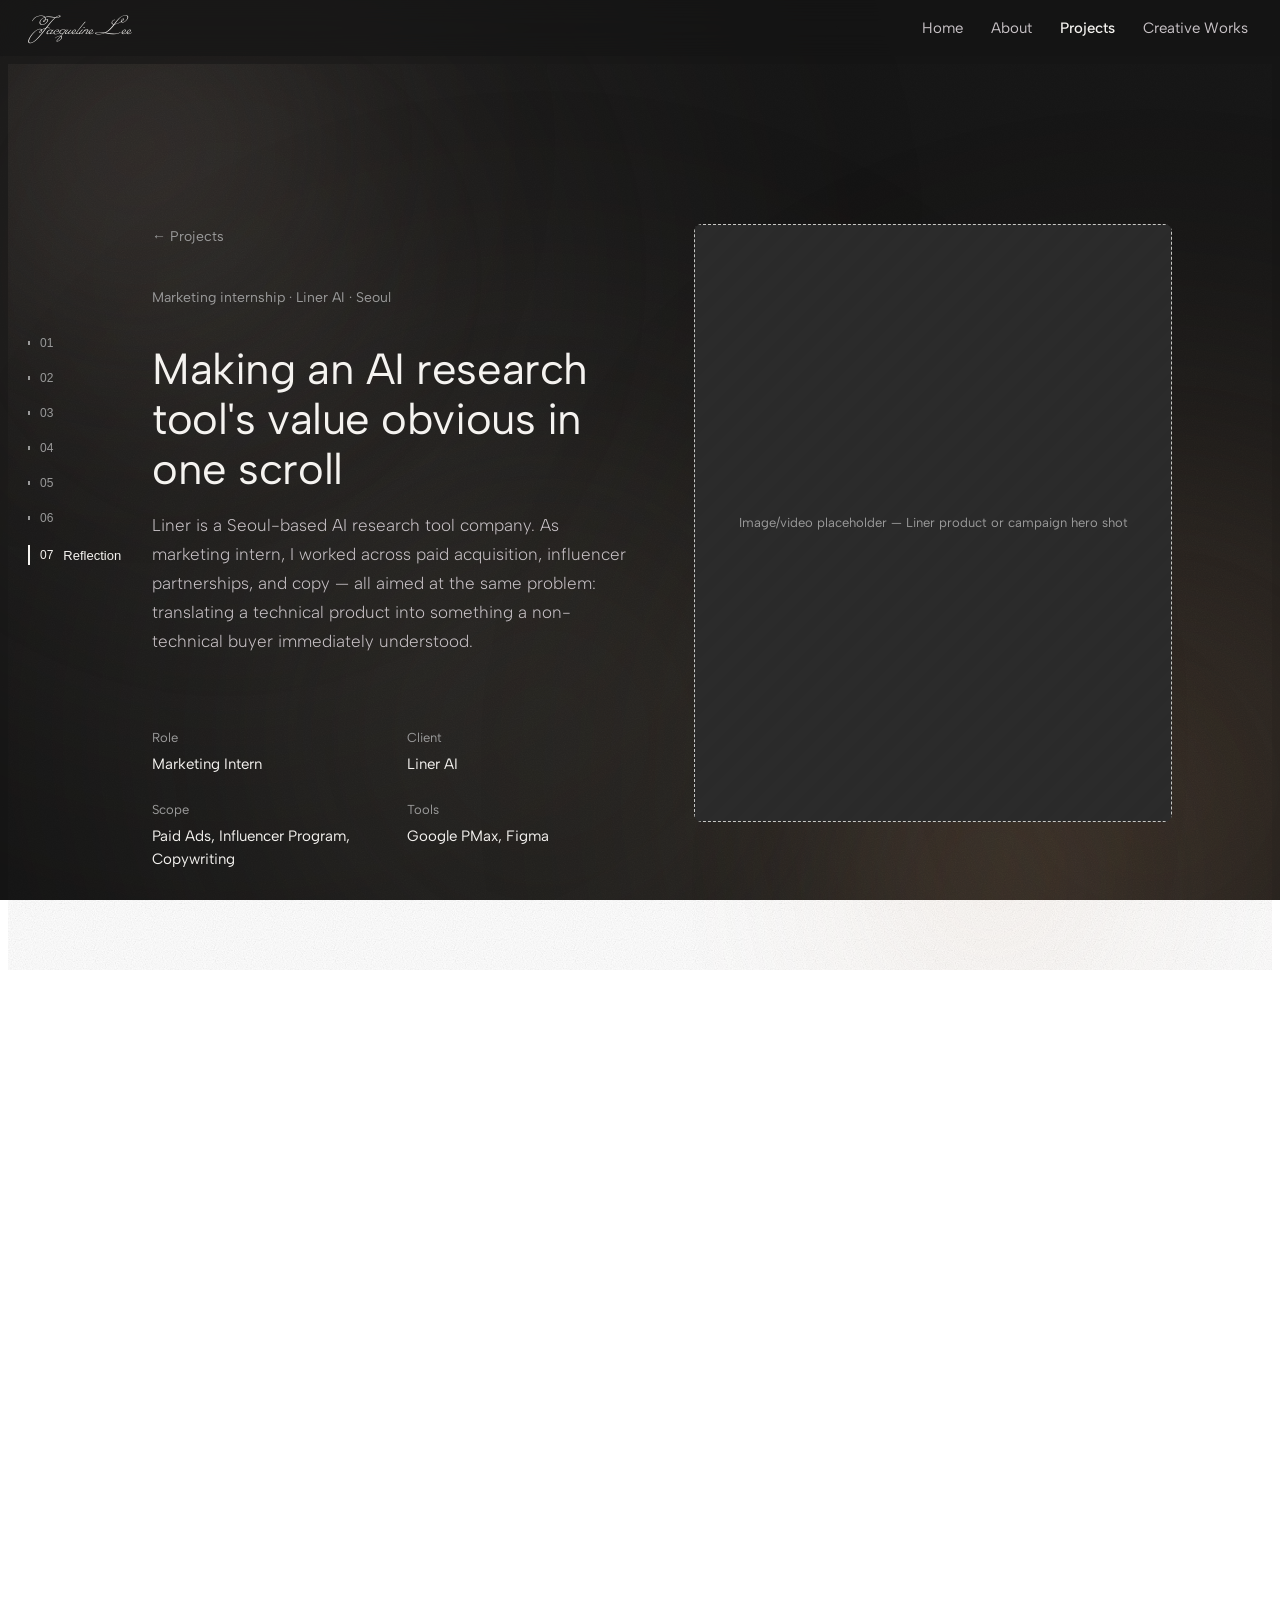
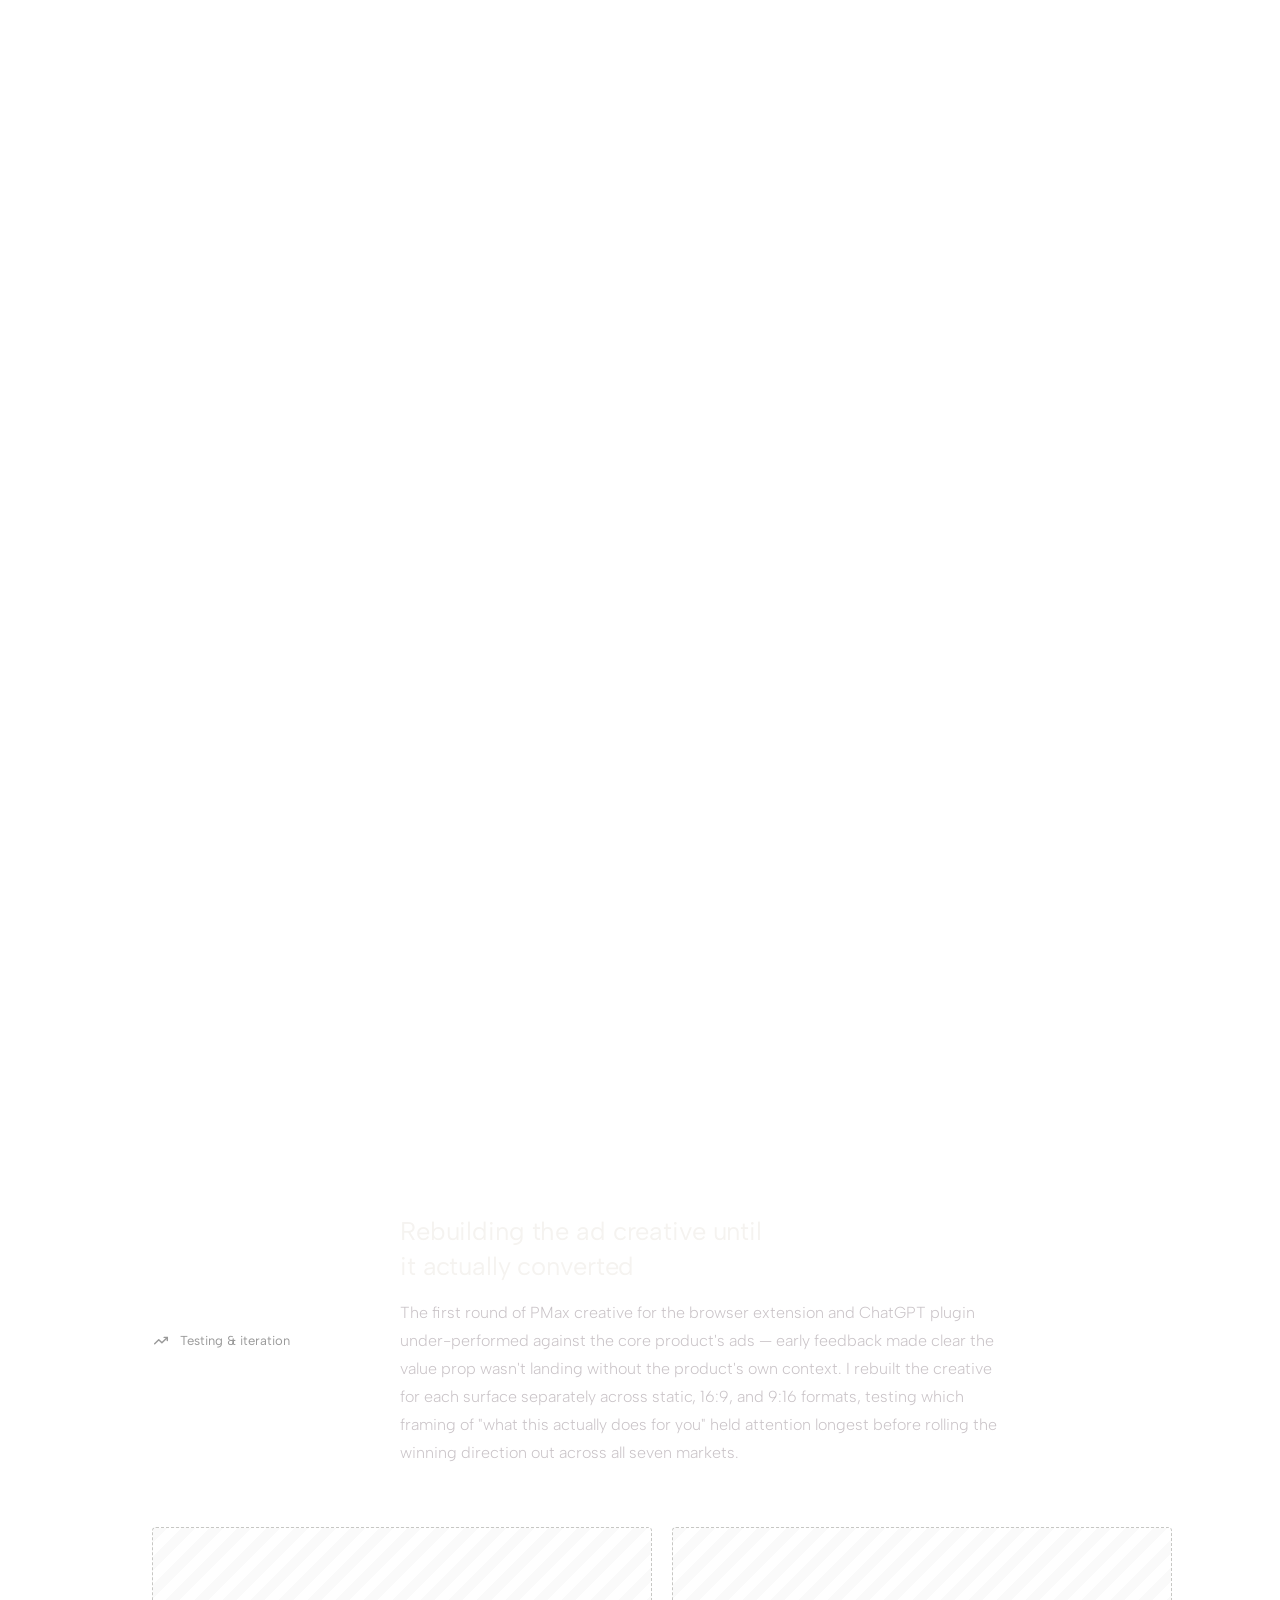
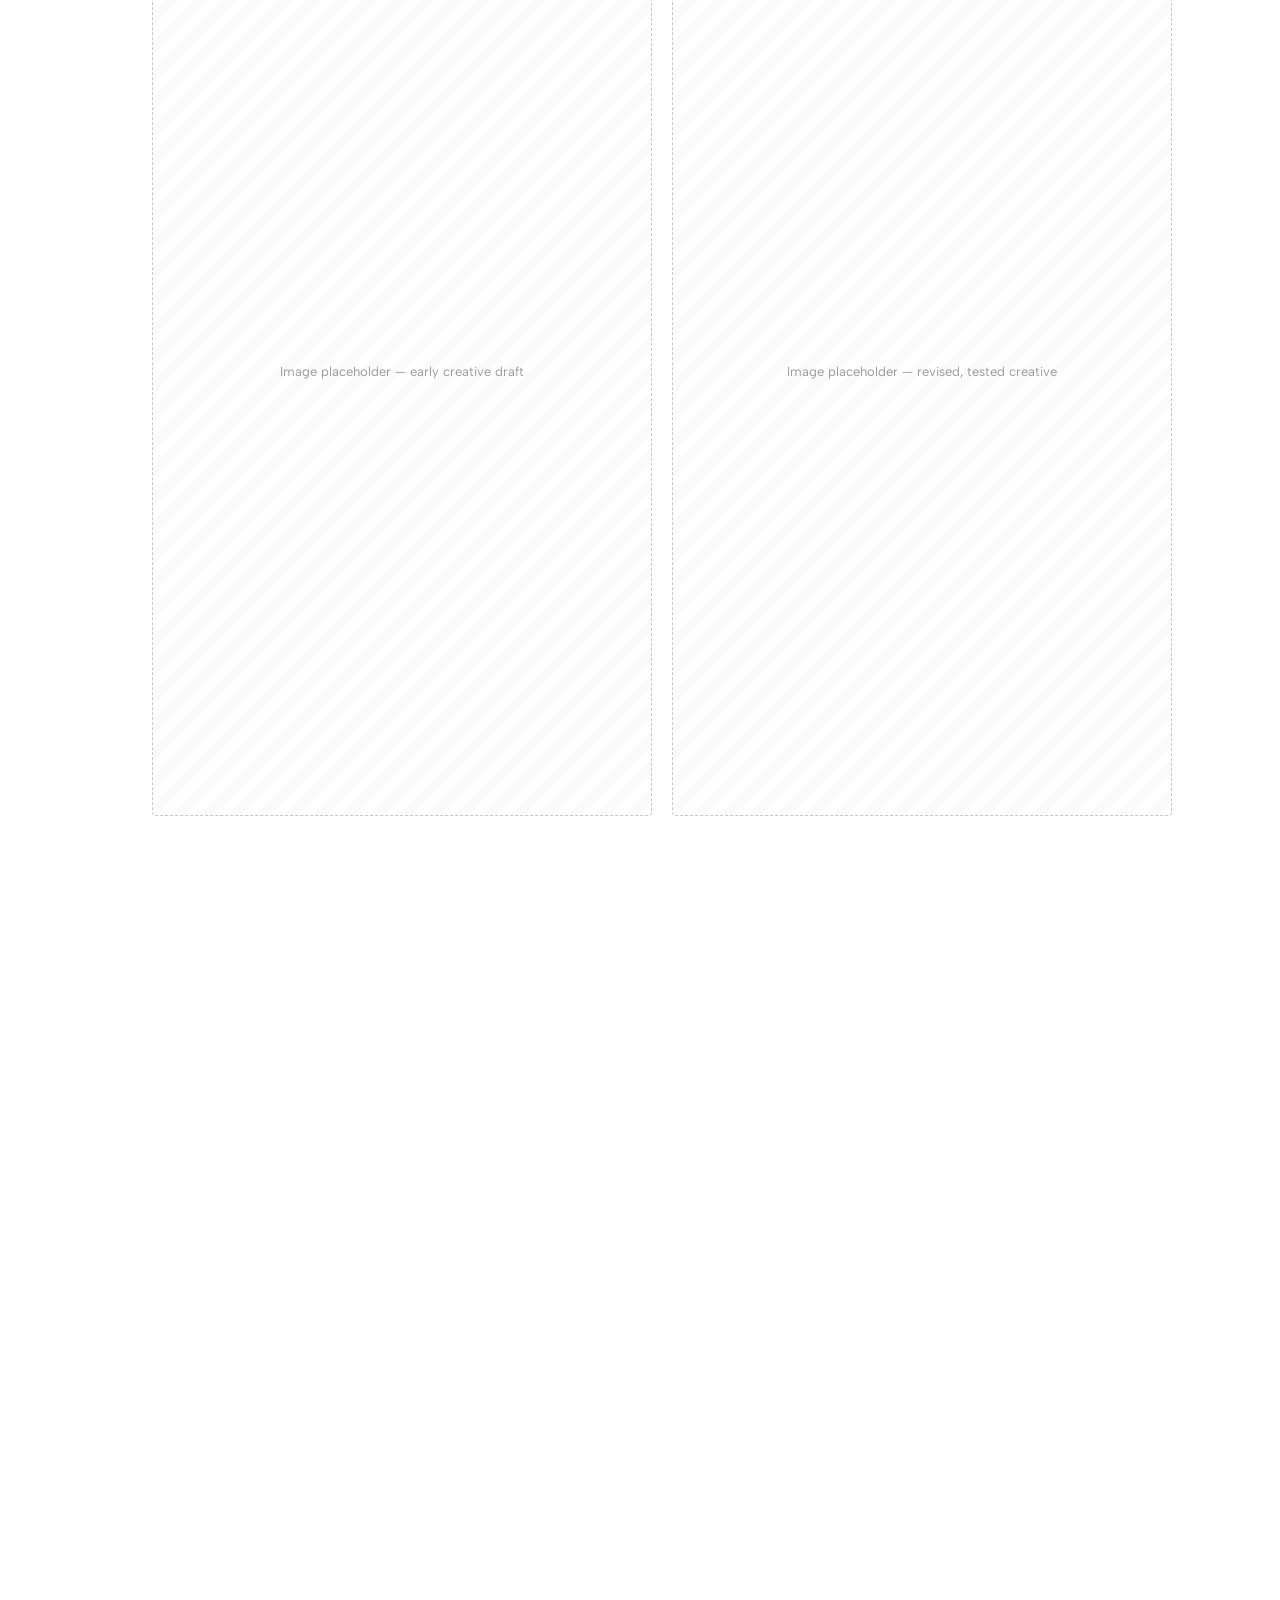
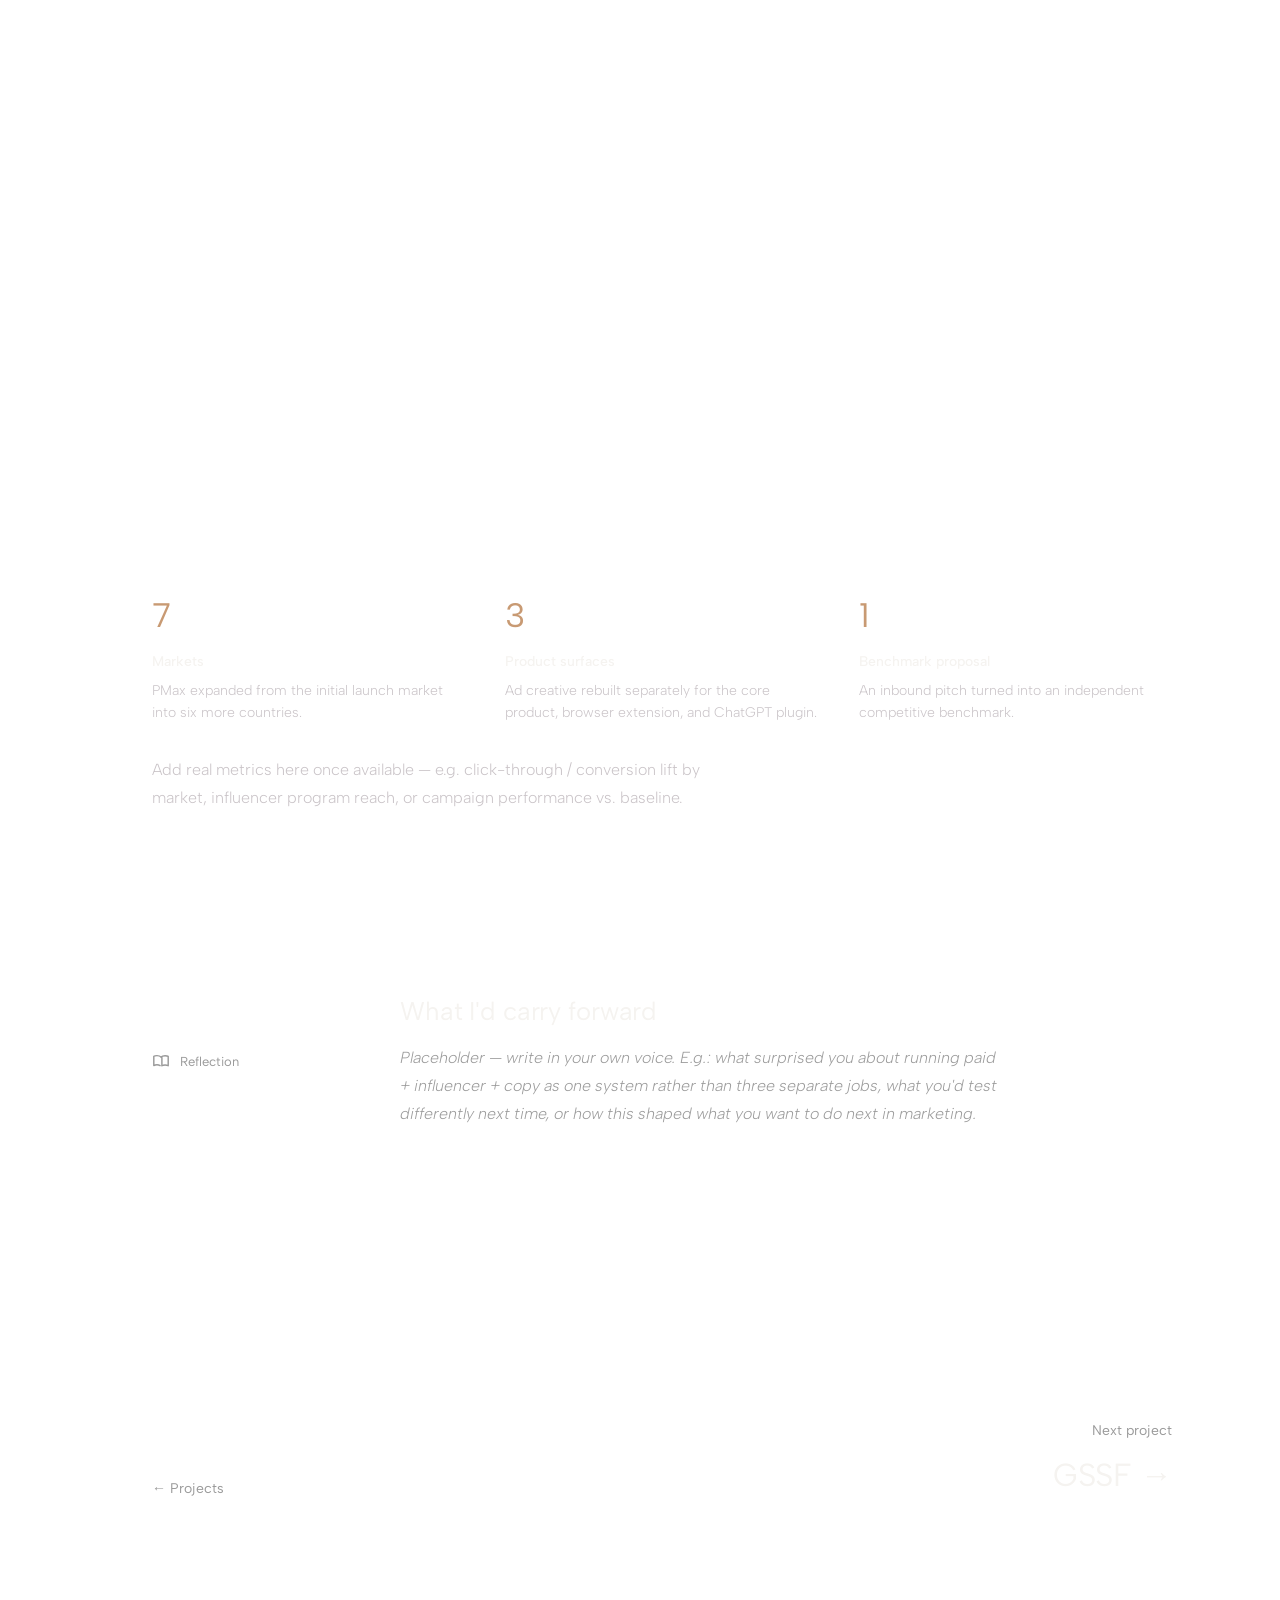
<file: liner.html>
<!DOCTYPE html>
<html lang="en">
<head>
<meta charset="UTF-8" />
<meta name="viewport" content="width=device-width, initial-scale=1.0" />
<title>Liner — Jacqueline Lee</title>
<link rel="stylesheet" href="design-system.css">
<link rel="stylesheet" href="case-study.css">
  <link rel="stylesheet" href="nav.css">
</head>
<body class="cs-body">

<section class="hero-atmosphere">
  <div class="mesh">
    <div class="mesh-blob warmgray" style="width:44vw; height:44vw; top:-22%; left:-12%;"></div>
    <div class="mesh-blob key" style="width:28vw; height:28vw; bottom:-10%; right:8%; opacity:0.24;"></div>
  </div>
  <div class="grain"></div>
  <div class="cs-wrap">
    <div class="cs-hero">
      <div>
        <a href="projects.html" class="cs-back">← Projects</a>
        <div class="cs-eyebrow">Marketing internship · Liner AI · Seoul</div>
        <h1 class="cs-h1">Making an AI research tool's value obvious in one scroll</h1>
        <p class="cs-desc">Liner is a Seoul-based AI research tool company. As marketing intern, I worked across paid acquisition, influencer partnerships, and copy — all aimed at the same problem: translating a technical product into something a non-technical buyer immediately understood.</p>

        <div class="cs-meta">
          <div><div class="cs-meta-label">Role</div><div class="cs-meta-value">Marketing Intern</div></div>
          <div><div class="cs-meta-label">Client</div><div class="cs-meta-value">Liner AI</div></div>
          <div><div class="cs-meta-label">Scope</div><div class="cs-meta-value">Paid Ads, Influencer Program, Copywriting</div></div>
          <div><div class="cs-meta-label">Tools</div><div class="cs-meta-value">Google PMax, Figma</div></div>
        </div>
      </div>
      <div class="cs-hero-media">
        <div class="ds-placeholder" style="min-height:100%;">Image/video placeholder — Liner product or campaign hero shot</div>
      </div>
    </div>
  </div>
</section>

<div class="cs-wrap">

  <section class="cs-section" data-toc="Problem">
    <div class="cs-section-head">
      <div class="cs-section-num">
        <svg viewBox="0 0 20 20" fill="none"><circle cx="10" cy="10" r="7" stroke="currentColor" stroke-width="1.6"/><path d="M10 6.5v4" stroke="currentColor" stroke-width="1.6" stroke-linecap="round"/><circle cx="10" cy="13.2" r="0.9" fill="currentColor"/></svg>
        Problem
      </div>
      <div>
        <h2 class="cs-section-title">A powerful product that's hard to explain in an ad</h2>
        <p class="cs-section-body">Liner's core surfaces — a Search Agent API, Actions built on MCP, and a Model API — are genuinely technical. That's exactly what makes them hard to sell in a 15-second video or a single Instagram caption. Most of the team's existing acquisition content spoke fluently to other engineers, but the campaigns needed to reach a much wider, less technical audience across new international markets.</p>
      </div>
    </div>
  </section>

  <section class="cs-section" data-toc="Solution">
    <div class="cs-section-head">
      <div class="cs-section-num">
        <svg viewBox="0 0 20 20" fill="none"><path d="M7 15h6M8 17.5h4" stroke="currentColor" stroke-width="1.6" stroke-linecap="round"/><path d="M10 2.5a5.5 5.5 0 00-3 10.1c.5.35.8.9.8 1.5v.4h4.4v-.4c0-.6.3-1.15.8-1.5A5.5 5.5 0 0010 2.5z" stroke="currentColor" stroke-width="1.6" stroke-linejoin="round"/></svg>
        Solution
      </div>
      <div>
        <h2 class="cs-section-title">Three workstreams, one translation job</h2>
        <p class="cs-section-body">Rather than treating paid ads, influencer content, and copy as separate lanes, I ran them as one system: <b>paid media to reach new markets, creators to build trust in professional niches, and copy that did the actual work of translating the tech into a plain-language reason to care.</b> Each surface reinforced the same three value props, adapted to its format.</p>
      </div>
    </div>
  </section>

  <section class="cs-section" data-toc="Research">
    <div class="cs-split reverse" data-reveal="fade">
      <div>
        <div class="cs-section-num" style="margin-bottom: 18px;">
          <svg viewBox="0 0 20 20" fill="none"><circle cx="8.5" cy="8.5" r="5.5" stroke="currentColor" stroke-width="1.6"/><path d="M16.5 16.5l-4-4" stroke="currentColor" stroke-width="1.6" stroke-linecap="round"/></svg>
          Research
        </div>
        <h2 class="cs-section-title">Finding where the professionals already were</h2>
        <p class="cs-section-body">Rather than guessing at new markets, I looked at where Liner's existing technical audience already clustered — tech, AI, finance, and DevOps communities on LinkedIn, X, and Substack — and used that to prioritize which of six candidate countries to expand PMax targeting into first.</p>
        <div class="cs-tag-row">
          <span class="cs-tag">Indonesia</span><span class="cs-tag">Australia</span><span class="cs-tag">Canada</span>
          <span class="cs-tag">Japan</span><span class="cs-tag">UK</span><span class="cs-tag">India</span><span class="cs-tag">US</span>
        </div>
      </div>
      <div class="cs-split-media">
        <div class="ds-placeholder" style="aspect-ratio:1/1;">Image placeholder — market/audience research summary</div>
      </div>
    </div>
  </section>

  <section class="cs-section" data-toc="Testing & Iteration">
    <div class="cs-section-head">
      <div class="cs-section-num">
        <svg viewBox="0 0 20 20" fill="none"><path d="M3 13l4.5-4.5L11 12l6-6" stroke="currentColor" stroke-width="1.6" stroke-linecap="round" stroke-linejoin="round"/><path d="M13.5 6H17v3.5" stroke="currentColor" stroke-width="1.6" stroke-linecap="round" stroke-linejoin="round"/></svg>
        Testing &amp; iteration
      </div>
      <div>
        <h2 class="cs-section-title">Rebuilding the ad creative until it actually converted</h2>
        <p class="cs-section-body">The first round of PMax creative for the browser extension and ChatGPT plugin under-performed against the core product's ads — early feedback made clear the value prop wasn't landing without the product's own context. I rebuilt the creative for each surface separately across static, 16:9, and 9:16 formats, testing which framing of "what this actually does for you" held attention longest before rolling the winning direction out across all seven markets.</p>
      </div>
    </div>
    <div class="cs-grid-2">
      <div class="ds-placeholder" style="aspect-ratio:9/16;">Image placeholder — early creative draft</div>
      <div class="ds-placeholder" style="aspect-ratio:9/16;">Image placeholder — revised, tested creative</div>
    </div>
  </section>

  <section class="cs-section" data-toc="Execution">
    <div class="cs-section-head">
      <div class="cs-section-num">
        <svg viewBox="0 0 20 20" fill="none"><path d="M13.5 3.5l3 3L7 16H4v-3l9.5-9.5z" stroke="currentColor" stroke-width="1.6" stroke-linejoin="round"/></svg>
        Execution
      </div>
      <div>
        <h2 class="cs-section-title">Running the influencer program end to end</h2>
        <p class="cs-section-body">I sourced, negotiated, and briefed creators across LinkedIn, X, and Substack myself — owning the relationship from first outreach through payment on a managed monthly budget. Briefs and scripts translated the same three APIs (Search Agent, Actions/MCP, Model API) into demo posts a non-technical audience could follow, and creators delivered them across seven countries.</p>
        <div class="cs-tag-row">
          <span class="cs-tag filled">Search Agent API</span><span class="cs-tag filled">Actions (MCP)</span><span class="cs-tag filled">Model API</span>
        </div>
        <div class="cs-tag-row">
          <span class="cs-tag">LinkedIn</span><span class="cs-tag">X</span><span class="cs-tag">Substack</span>
        </div>
      </div>
    </div>
    <div class="cs-grid-2" style="grid-template-columns: repeat(3, 1fr);">
      <div class="ds-placeholder" style="aspect-ratio:4/5;">Image placeholder — creator demo post</div>
      <div class="ds-placeholder" style="aspect-ratio:4/5;">Image placeholder — creator demo post</div>
      <div class="ds-placeholder" style="aspect-ratio:4/5;">Image placeholder — creator demo post</div>
    </div>
    <div class="cs-callout">
      <svg viewBox="0 0 20 20" fill="none"><path d="M7 15h6M8 17.5h4" stroke="currentColor" stroke-width="1.6" stroke-linecap="round"/><path d="M10 2.5a5.5 5.5 0 00-3 10.1c.5.35.8.9.8 1.5v.4h4.4v-.4c0-.6.3-1.15.8-1.5A5.5 5.5 0 0010 2.5z" stroke="currentColor" stroke-width="1.6" stroke-linejoin="round"/></svg>
      <span><b>Turning an inbound pitch into a proposal —</b> a sponsored-post pitch came in unprompted. Instead of taking it at face value, I used it as the starting point for an independent benchmark proposal comparing Liner against competing search APIs, giving the team a data-backed case rather than a one-off placement.</span>
    </div>
  </section>

  <section class="cs-section" data-toc="Impact">
    <div class="cs-section-head">
      <div class="cs-section-num">
        <svg viewBox="0 0 20 20" fill="none"><path d="M3 13l4.5-4.5L11 12l6-6" stroke="currentColor" stroke-width="1.6" stroke-linecap="round" stroke-linejoin="round"/><path d="M13.5 6H17v3.5" stroke="currentColor" stroke-width="1.6" stroke-linecap="round" stroke-linejoin="round"/></svg>
        Impact
      </div>
      <div>
        <h2 class="cs-section-title">What shipped</h2>
      </div>
    </div>
    <div class="cs-outcomes">
      <div><div class="cs-outcome-num">7</div><div class="cs-outcome-label">Markets</div><div class="cs-outcome-text">PMax expanded from the initial launch market into six more countries.</div></div>
      <div><div class="cs-outcome-num">3</div><div class="cs-outcome-label">Product surfaces</div><div class="cs-outcome-text">Ad creative rebuilt separately for the core product, browser extension, and ChatGPT plugin.</div></div>
      <div><div class="cs-outcome-num">1</div><div class="cs-outcome-label">Benchmark proposal</div><div class="cs-outcome-text">An inbound pitch turned into an independent competitive benchmark.</div></div>
    </div>
    <p class="cs-section-body" style="margin-top:32px;">Add real metrics here once available — e.g. click-through / conversion lift by market, influencer program reach, or campaign performance vs. baseline.</p>
  </section>

  <section class="cs-section" data-toc="Reflection">
    <div class="cs-section-head">
      <div class="cs-section-num">
        <svg viewBox="0 0 20 20" fill="none"><path d="M10 5.5c-1-1-2.8-1.5-4.5-1.5S2.3 4.5 2 4.7v10.3c1-.5 2.3-.8 3.5-.8s2.6.3 3.5.9m1-9.4c1-1 2.8-1.5 4.5-1.5s3.2.5 3.5.7v10.3c-1-.5-2.3-.8-3.5-.8s-2.6.3-3.5.9m0-9.4v9.4" stroke="currentColor" stroke-width="1.6" stroke-linecap="round" stroke-linejoin="round"/></svg>
        Reflection
      </div>
      <div>
        <h2 class="cs-section-title">What I'd carry forward</h2>
        <p class="cs-section-body" style="color:var(--gray-400); font-style:italic;">Placeholder — write in your own voice. E.g.: what surprised you about running paid + influencer + copy as one system rather than three separate jobs, what you'd test differently next time, or how this shaped what you want to do next in marketing.</p>
      </div>
    </div>
  </section>

  <div class="cs-footer">
    <a href="projects.html" class="cs-footer-back">← Projects</a>
    <a href="gssf.html" class="cs-footer-next">
      <span class="cs-footer-next-label">Next project</span>
      <span class="cs-footer-next-title">GSSF →</span>
    </a>
  </div>

</div>

  <script src="nav.js" defer></script>
  <script src="ambient.js" defer></script>
  <script src="parallax.js" defer></script>
  <script src="reveal.js" defer></script>
  <script src="case-toc.js" defer></script>
</body>
</html>
</file>
<file: design-system.css>
/*
  Shared design tokens for the site.
  Colors are eyeballed from the moodboard (maroon / gray / charcoal / yellow) —
  swap the hex values below if you have exact ones from Figma; every page
  reads from these variables, so a swap here updates the whole site.
*/
@import url('https://fonts.googleapis.com/css2?family=Albert+Sans:ital,wght@0,300;0,400;0,500;0,600;0,700;1,400&family=Miss+Fajardose&family=Fraunces:ital,opsz,wght@0,9..144,400;1,9..144,400&display=swap');

/* Cross-document view transitions — a smooth crossfade between page loads,
   no JS required. No-ops gracefully in browsers that don't support it yet. */
@view-transition {
  navigation: auto;
}

:root {
  /* maroon — primary / nav */
  --maroon-900: #2E1224;
  --maroon-700: #4B1D38;
  --maroon-500: #7C3A63;
  --maroon-300: #B98BA6;
  --maroon-100: #ECD9E4;

  /* charcoal — dark "title page" backgrounds */
  --charcoal-900: #141414;
  --charcoal-700: #2B2B2B;
  --charcoal-500: #4F4F4F;

  /* gray — light "detail page" backgrounds */
  --gray-400: #9A9A9A;
  --gray-300: #C7C7C4;
  --gray-200: #E4E4E1;
  --gray-100: #EFEFED;
  --paper: #FAFAF8;

  /* key accent — a quiet warm clay/sand, not a bright attention color.
     Variable names kept as --yellow-* so every existing usage (buttons,
     stat numbers, tags, links) updates from this one place. */
  --yellow-500: #C89A73;
  --yellow-300: #DBBFA0;
  --yellow-100: #EFE3D4;

  --ink: #141414;
  --ink-soft: #4A4A4A;
  --ink-inverse: #F5F3F0;
  --ink-inverse-soft: #C9C3C7;

  --font-ui: 'Albert Sans', -apple-system, BlinkMacSystemFont, 'Segoe UI', sans-serif;
  --font-accent: 'Miss Fajardose', cursive;
  --font-serif: 'Fraunces', Georgia, serif;
}

/* ============ shared building blocks for the new pages ============
   (about / projects / marketing / branding-design / liner*)
   Existing case-study pages — gssf, spendly, ic, artworks — keep their
   own bespoke styling; these classes are for the newly designed pages. */

.ds-dark-page {
  background: var(--charcoal-900);
  color: var(--ink-inverse);
  font-family: var(--font-ui);
  min-height: 100vh;
}

.ds-light-page {
  background: var(--gray-100);
  color: var(--ink);
  font-family: var(--font-ui);
  min-height: 100vh;
}

.ds-wrap {
  max-width: 1100px;
  margin: 0 auto;
  padding: 0 48px;
}

.ds-eyebrow {
  font-family: var(--font-ui);
  font-weight: 400;
  font-size: 14px;
  color: var(--gray-400);
  margin-bottom: 18px;
}
.ds-light-page .ds-eyebrow { color: var(--ink-soft); }

.ds-headline {
  font-family: var(--font-ui);
  font-weight: 400;
  letter-spacing: -0.01em;
  line-height: 1.2;
  font-size: clamp(26px, 3vw, 38px);
  max-width: 22ch;
}

.ds-accent {
  font-family: var(--font-accent);
  font-weight: 400;
}

.ds-body {
  font-weight: 300;
  font-size: 17px;
  line-height: 1.7;
  color: var(--ink-soft);
  max-width: 62ch;
}
.ds-dark-page .ds-body { color: var(--ink-inverse-soft); }

.ds-body b, .ds-body strong {
  font-weight: 500;
  color: var(--ink);
}
.ds-dark-page .ds-body b, .ds-dark-page .ds-body strong { color: var(--ink-inverse); }

.ds-meta-row {
  display: flex;
  flex-wrap: wrap;
  gap: 48px;
  margin-top: 56px;
  padding-top: 32px;
  border-top: 1px solid rgba(255,255,255,0.12);
}
.ds-light-page .ds-meta-row { border-top: 1px solid rgba(20,20,20,0.12); }

.ds-meta-col { min-width: 140px; }
.ds-meta-label {
  font-size: 13px;
  font-weight: 400;
  color: var(--gray-400);
  margin-bottom: 8px;
}
.ds-meta-value { font-size: 15px; font-weight: 400; line-height: 1.6; }
.ds-meta-value + .ds-meta-value { margin-top: 4px; }

.ds-callout {
  display: flex;
  gap: 12px;
  align-items: flex-start;
  font-size: 14px;
  color: var(--ink-soft);
  margin-top: 24px;
}
.ds-dark-page .ds-callout { color: var(--ink-inverse-soft); }
.ds-callout .mark { color: var(--yellow-500); flex-shrink: 0; }

.ds-card {
  display: block;
  text-decoration: none;
  color: inherit;
  padding: 40px;
  border-radius: 4px;
  transition: transform 0.25s ease, background 0.25s ease;
}
.ds-dark-page .ds-card { background: var(--charcoal-700); }
.ds-dark-page .ds-card:hover { background: var(--maroon-700); transform: translateY(-2px); }
.ds-light-page .ds-card { background: var(--paper); border: 1px solid var(--gray-200); }
.ds-light-page .ds-card:hover { border-color: var(--maroon-500); transform: translateY(-2px); }

.ds-card-eyebrow {
  font-size: 13px;
  font-weight: 500;
  color: var(--maroon-300);
  margin-bottom: 14px;
}
.ds-light-page .ds-card-eyebrow { color: var(--maroon-500); }

.ds-card-title {
  font-size: 26px;
  font-weight: 500;
  letter-spacing: -0.01em;
  margin-bottom: 10px;
}

.ds-card-desc {
  font-size: 14px;
  font-weight: 300;
  line-height: 1.6;
  color: var(--ink-inverse-soft);
}
.ds-light-page .ds-card-desc { color: var(--ink-soft); }

.ds-card-arrow {
  display: inline-flex;
  align-items: center;
  gap: 6px;
  margin-top: 20px;
  font-size: 13px;
  font-weight: 500;
  color: var(--yellow-500);
}

/* ---------- BUTTONS ---------- */
.btn {
  display: inline-flex;
  align-items: center;
  gap: 8px;
  font-family: var(--font-ui);
  font-size: 14px;
  font-weight: 500;
  text-decoration: none;
  border-radius: 100px;
  padding: 12px 22px;
  transition: background 0.2s ease, border-color 0.2s ease, color 0.2s ease, transform 0.2s ease;
  cursor: pointer;
  border: 1px solid transparent;
}
.btn svg { width: 15px; height: 15px; flex-shrink: 0; }

.btn-primary {
  background: var(--maroon-700);
  color: var(--ink-inverse);
  border-color: var(--maroon-500);
}
.btn-primary:hover { background: var(--maroon-500); transform: translateY(-1px); }

.btn-ghost {
  background: rgba(255,255,255,0.04);
  color: var(--ink-inverse);
  border-color: rgba(255,255,255,0.12);
}
.btn-ghost:hover { background: rgba(255,255,255,0.09); border-color: rgba(255,255,255,0.2); }
.ds-light-page .btn-ghost, .cs-body .btn-ghost.on-light {
  background: rgba(20,20,20,0.04); color: var(--ink); border-color: rgba(20,20,20,0.12);
}

.btn-accent {
  background: var(--yellow-500);
  color: var(--charcoal-900);
  border-color: var(--yellow-500);
}
.btn-accent:hover { background: var(--yellow-300); transform: translateY(-1px); }

.ds-placeholder {
  border: 1px dashed var(--gray-300);
  background: repeating-linear-gradient(
    135deg, rgba(0,0,0,0.02), rgba(0,0,0,0.02) 10px, transparent 10px, transparent 20px
  );
  color: var(--gray-400);
  font-size: 13px;
  font-weight: 400;
  text-align: center;
  display: flex;
  align-items: center;
  justify-content: center;
  min-height: 260px;
  border-radius: 4px;
  padding: 24px;
}
.ds-dark-page .ds-placeholder {
  border-color: var(--charcoal-500);
  background: repeating-linear-gradient(
    135deg, rgba(255,255,255,0.03), rgba(255,255,255,0.03) 10px, transparent 10px, transparent 20px
  );
}

.ds-section {
  padding: 96px 0;
  border-top: 1px solid rgba(20,20,20,0.1);
}
.ds-dark-page .ds-section { border-top: 1px solid rgba(255,255,255,0.1); }
.ds-section:first-of-type { border-top: none; }

/* ============================================================
   GRADIENT MESH / GRAIN / GLASS — the new visual language
   (soft blurred color blobs, frosted-glass panels, film grain)
   ============================================================ */

.mesh {
  position: absolute;
  inset: 0;
  overflow: hidden;
  z-index: 0;
  pointer-events: none;
}
.mesh-blob {
  position: absolute;
  border-radius: 50%;
  filter: blur(110px);
  opacity: 0.34;
  will-change: transform;
  animation: meshDrift 22s ease-in-out infinite;
}
.mesh-blob:nth-child(2) { animation-duration: 28s; animation-direction: reverse; }
.mesh-blob:nth-child(3) { animation-duration: 34s; }

.mesh-blob.maroon { background: radial-gradient(circle, var(--maroon-500), transparent 70%); }
.mesh-blob.yellow { background: radial-gradient(circle, var(--yellow-500), transparent 70%); }
.mesh-blob.rose   { background: radial-gradient(circle, #C97A8F, transparent 70%); }
.mesh-blob.teal   { background: radial-gradient(circle, #4E7C74, transparent 70%); }
.mesh-blob.blue   { background: radial-gradient(circle, #242EC0, transparent 70%); }
.mesh-blob.acid   { background: radial-gradient(circle, #9FCF2E, transparent 70%); }
.mesh-blob.violet { background: radial-gradient(circle, #5D03E5, transparent 70%); }
.mesh-blob.orange { background: radial-gradient(circle, #FF4A1C, transparent 70%); }
.mesh-blob.terracotta { background: radial-gradient(circle, #C6603D, transparent 70%); }
.mesh-blob.sage   { background: radial-gradient(circle, #7A9B6E, transparent 70%); }
.mesh-blob.gold   { background: radial-gradient(circle, #D4A94E, transparent 70%); }
.mesh-blob.plum   { background: radial-gradient(circle, #6B3552, transparent 70%); }

/* neutral washes — desaturated, for the quiet Doity-style page-wide glow.
   Reach for these instead of the saturated hues above for anything that
   isn't a specific project's own brand color. */
.mesh-blob.warmgray { background: radial-gradient(circle, #6b6058, transparent 70%); }
.mesh-blob.navy   { background: radial-gradient(circle, #3b3f8a, transparent 70%); }
.mesh-blob.coolgray { background: radial-gradient(circle, #575f66, transparent 70%); }
.mesh-blob.stone    { background: radial-gradient(circle, #8a7f6e, transparent 70%); }
.mesh-blob.key      { background: radial-gradient(circle, var(--yellow-500), transparent 70%); }

/* ---------- PAGE-WIDE AMBIENT (ambient.js) ----------
   A fixed, page-spanning glow behind everything, so a page never transitions
   from "glowing hero" to "flat black" — the mood continues for the whole
   scroll. z-index:-1 keeps it behind all normal content without needing to
   touch every content wrapper (fixed positioning is viewport-relative, so it
   covers the full page regardless of scroll or document height). */
.page-ambient {
  position: fixed;
  inset: 0;
  z-index: -1;
  overflow: hidden;
  pointer-events: none;
  background: var(--charcoal-900);
}
/* .ds-dark-page / .cs-body normally paint their own opaque background as
   ordinary in-flow content, which sits ABOVE a z-index:-1 sibling in paint
   order — an opaque box hides whatever is behind it regardless of z-index.
   When ambient.js is active it adds body.has-ambient, and the base dark
   color moves onto .page-ambient itself instead, so these become transparent
   and the glow actually shows through. */
body.has-ambient.cs-body,
body.has-ambient .ds-dark-page {
  background: transparent;
}
.page-ambient .mesh-blob { opacity: 0.24; filter: blur(140px); animation-duration: 46s; }
.page-ambient .mesh-blob:nth-child(2) { animation-duration: 58s; }
.page-ambient .mesh-blob:nth-child(3) { animation-duration: 38s; }
.page-ambient .grain { opacity: 0.22; }

@keyframes meshDrift {
  0%, 100% { transform: translate(0, 0) scale(1); }
  33% { transform: translate(4%, 6%) scale(1.08); }
  66% { transform: translate(-5%, -3%) scale(0.95); }
}

@media (prefers-reduced-motion: reduce) {
  .mesh-blob { animation: none; }
}

.grain {
  position: absolute;
  inset: 0;
  z-index: 1;
  pointer-events: none;
  opacity: 0.5;
  mix-blend-mode: overlay;
  background-image: url("data:image/svg+xml;utf8,<svg xmlns='http://www.w3.org/2000/svg' width='120' height='120'><filter id='n'><feTurbulence type='fractalNoise' baseFrequency='0.9' numOctaves='2' stitchTiles='stitch'/><feColorMatrix type='saturate' values='0'/></filter><rect width='100%25' height='100%25' filter='url(%23n)' opacity='0.5'/></svg>");
}

.hero-atmosphere {
  position: relative;
  overflow: hidden;
}
.hero-atmosphere > .cs-wrap,
.hero-atmosphere > .ds-wrap,
.atmosphere-content {
  position: relative;
  z-index: 2;
}

/* frosted-glass surfaces */
.glass {
  background: rgba(255, 255, 255, 0.055);
  backdrop-filter: blur(24px);
  -webkit-backdrop-filter: blur(24px);
  border: 1px solid rgba(255, 255, 255, 0.12);
  border-radius: 20px;
}
.glass-light {
  background: rgba(255, 255, 255, 0.5);
  backdrop-filter: blur(24px);
  -webkit-backdrop-filter: blur(24px);
  border: 1px solid rgba(20, 20, 20, 0.08);
  border-radius: 20px;
}

.glass-nav {
  background: rgba(30, 18, 24, 0.45) !important;
  backdrop-filter: blur(20px);
  -webkit-backdrop-filter: blur(20px);
}

/* floating micro-badge (small pill label that drifts gently) */
.float-badge {
  position: absolute;
  display: inline-flex;
  align-items: center;
  gap: 8px;
  padding: 8px 14px;
  border-radius: 100px;
  font-size: 12px;
  font-weight: 500;
  color: var(--ink-inverse);
  background: rgba(255, 255, 255, 0.08);
  backdrop-filter: blur(16px);
  -webkit-backdrop-filter: blur(16px);
  border: 1px solid rgba(255, 255, 255, 0.14);
  box-shadow: 0 8px 24px rgba(0, 0, 0, 0.25);
  animation: floatY 6s ease-in-out infinite;
  z-index: 3;
}
.float-badge.d2 { animation-delay: -2.2s; }
.float-badge.d3 { animation-delay: -4.4s; }

@keyframes floatY {
  0%, 100% { transform: translateY(0); }
  50% { transform: translateY(-10px); }
}
@media (prefers-reduced-motion: reduce) {
  .float-badge { animation: none; }
}

/* ---------- SCROLL REVEAL (reveal.js) ---------- */
[data-reveal] {
  opacity: 0;
  transform: translateY(28px);
  transition: opacity 0.7s cubic-bezier(0.2, 0.7, 0.2, 1), transform 0.7s cubic-bezier(0.2, 0.7, 0.2, 1);
}
[data-reveal].in { opacity: 1; transform: translateY(0); }
[data-reveal="fade"] { transform: none; }
[data-reveal="left"] { transform: translateX(-28px); }
[data-reveal="left"].in { transform: translateX(0); }
[data-reveal="right"] { transform: translateX(28px); }
[data-reveal="right"].in { transform: translateX(0); }
[data-reveal="scale"] { transform: scale(0.94); }
[data-reveal="scale"].in { transform: scale(1); }

@media (prefers-reduced-motion: reduce) {
  [data-reveal] { opacity: 1; transform: none; transition: none; }
}

/* ============================================================
   MORE GLASS — buttons, meta panels, tags
   ============================================================ */

.btn-glass {
  background: rgba(255, 255, 255, 0.08);
  backdrop-filter: blur(18px) saturate(1.3);
  -webkit-backdrop-filter: blur(18px) saturate(1.3);
  color: var(--ink-inverse);
  border-color: rgba(255, 255, 255, 0.18);
}
.btn-glass:hover { background: rgba(255, 255, 255, 0.14); transform: translateY(-1px); }

.glass-tag {
  background: rgba(255, 255, 255, 0.07);
  backdrop-filter: blur(14px);
  -webkit-backdrop-filter: blur(14px);
  border: 1px solid rgba(255, 255, 255, 0.14);
}

/* ============================================================
   STRUCTURAL VARIETY — pull-quote, stat banner, split section
   Drop these into a case study between the usual eyebrow/headline
   sections to break the repeating rhythm.
   ============================================================ */

.cs-quote {
  padding: 96px 0;
  text-align: center;
}
.cs-quote-mark {
  font-family: var(--font-serif);
  font-size: 64px;
  color: var(--yellow-500);
  line-height: 1;
  margin-bottom: 8px;
}
.cs-quote-text {
  font-family: var(--font-serif);
  font-style: italic;
  font-weight: 400;
  font-size: clamp(24px, 3.4vw, 40px);
  line-height: 1.4;
  max-width: 20ch;
  margin: 0 auto 24px;
}
.cs-quote-attr {
  font-size: 14px;
  color: var(--gray-400);
}

.cs-stat-banner {
  padding: 96px 48px;
  border-radius: 24px;
  display: grid;
  grid-template-columns: repeat(auto-fit, minmax(160px, 1fr));
  gap: 40px;
  text-align: center;
  position: relative;
  overflow: hidden;
}
.cs-stat-banner .cs-outcome-num { font-size: clamp(48px, 6vw, 76px); }
.cs-stat-banner .cs-outcome-label { font-size: 15px; }

.cs-split {
  display: grid;
  grid-template-columns: 0.9fr 1.1fr;
  gap: 56px;
  align-items: center;
  padding: 88px 0;
}
.cs-split.reverse { direction: rtl; }
.cs-split.reverse > * { direction: ltr; }
.cs-split-media { border-radius: 16px; overflow: hidden; }
.cs-split-media img { width: 100%; display: block; }

@media (max-width: 780px) {
  .cs-split { grid-template-columns: 1fr; }
  .cs-split.reverse { direction: ltr; }
  .cs-stat-banner { padding: 64px 28px; }
}

/* ============================================================
   SCROLL PARALLAX (parallax.js) — mesh blobs drift with scroll
   ============================================================ */
[data-parallax] { will-change: transform; }

/* A min-height combined with an inline aspect-ratio forces a minimum *width*
   (e.g. 260px tall at 16/10 = 416px wide), which overflowed phones. Let the
   aspect ratio alone size those placeholders, and let grid cells shrink. */
.ds-placeholder[style*="aspect-ratio"] { min-height: 0; }
.cs-grid-2 > * { min-width: 0; }
</file>
<file: nav.css>
@import url('https://fonts.googleapis.com/css2?family=Miss+Fajardose&family=Albert+Sans:wght@400;500&display=swap');

.site-nav {
  position: fixed;
  top: 0;
  left: 0;
  right: 0;
  height: 56px;
  z-index: 100000;
  display: flex;
  align-items: center;
  justify-content: space-between;
  gap: 12px;
  padding: 0 32px;
  background: rgba(20, 20, 20, 0.45); /* neutral charcoal glass */
  backdrop-filter: blur(20px) saturate(1.2);
  -webkit-backdrop-filter: blur(20px) saturate(1.2);
  box-sizing: border-box;
  transition: background 0.3s ease;
  overflow: hidden;
}

.site-nav-logo {
  font-family: 'Miss Fajardose', cursive;
  font-size: 26px;
  color: #F5F3F0;
  text-decoration: none;
  line-height: 1;
  white-space: nowrap;
  flex-shrink: 0;
}

.site-nav-links {
  display: flex;
  gap: 28px;
  overflow-x: auto;
  scrollbar-width: none;
  white-space: nowrap;
}
.site-nav-links::-webkit-scrollbar { display: none; }

.site-nav-link {
  font-family: 'Albert Sans', ui-sans-serif, sans-serif;
  font-weight: 400;
  font-size: 15px;
  color: #C9C3C7;
  text-decoration: none;
  transition: color 0.2s;
  white-space: nowrap;
  flex-shrink: 0;
}

.site-nav-link:hover {
  color: #F5F3F0;
}
.site-nav-link.is-current {
  color: #F5F3F0;
  font-weight: 500;
}

body:not(.overlay-nav) {
  padding-top: 56px !important;
}

body.overlay-nav .site-nav {
  background: rgba(20, 20, 20, 0.32);
}

@media (max-width: 560px) {
  .site-nav { padding: 0 16px; gap: 8px; }
  .site-nav-links { gap: 14px; }
  .site-nav-link { font-size: 13px; }
  .site-nav-logo { font-size: 20px; }
}
</file>
<file: case-study.css>
/*
  Shared template for every case-study page (GSSF, Spendly, Im'peccable Chicken,
  Liner). One dark, editorial system for the whole site — eyebrow -> headline ->
  muted body -> image -> repeat, borrowed from the ednaho.com reference, including
  its restrained type (no uppercase/tracked labels — hierarchy comes from color and
  size, not caps) and its sticky scroll-spy section sidebar (see case-toc.js).
  Requires design-system.css to be loaded first.
*/

* { box-sizing: border-box; }

body.cs-body {
  background: var(--charcoal-900);
  color: var(--ink-inverse);
  font-family: var(--font-ui);
  line-height: 1.5;
}

.cs-wrap {
  max-width: 1160px;
  margin: 0 auto;
  padding: 0 48px;
}

/* ---------- SECTION RAIL (case-toc.js) ----------
   A vertical rail fixed to the left edge, always on the side (not a top bar) —
   a big faint number, a label that only shows for the current/hovered item,
   and a small bar that grows for whichever section is in view, similar to the
   Halo reference's left-edge index. */
.cs-rail {
  position: fixed;
  left: 28px;
  top: 50%;
  transform: translateY(-50%);
  z-index: 400;
  display: flex;
  flex-direction: column;
  gap: 20px;
}

.cs-rail-item {
  display: flex;
  align-items: center;
  gap: 10px;
  background: none;
  border: none;
  padding: 0;
  cursor: pointer;
  text-align: left;
}

.cs-rail-bar {
  width: 2px;
  height: 4px;
  background: var(--gray-400);
  transition: height 0.3s ease, background 0.3s ease;
  flex-shrink: 0;
}

.cs-rail-num {
  font-size: 12px;
  font-variant-numeric: tabular-nums;
  color: var(--gray-400);
  transition: color 0.25s ease;
}

.cs-rail-label {
  font-size: 13px;
  color: var(--ink-inverse);
  white-space: nowrap;
  max-width: 0;
  overflow: hidden;
  opacity: 0;
  transition: max-width 0.25s ease, opacity 0.2s ease;
}

.cs-rail-item:hover .cs-rail-label,
.cs-rail-item.is-active .cs-rail-label {
  max-width: 200px;
  opacity: 1;
}

.cs-rail-item.is-active .cs-rail-bar { height: 20px; background: var(--ink-inverse); }
.cs-rail-item.is-active .cs-rail-num { color: var(--ink-inverse); }

/* Give the rail clearance so it never overlaps the content column — it sits
   in this extra left margin rather than floating over left-aligned text. */
body.has-cs-rail .cs-wrap { padding-left: 92px; }

@media (max-width: 780px) {
  .cs-rail { left: 12px; gap: 14px; }
  .cs-rail-num { font-size: 10px; }
  .cs-rail-label { display: none; }
  body.has-cs-rail .cs-wrap { padding-left: 44px; }
}

/* ---------- HERO ---------- */
.cs-hero {
  display: grid;
  grid-template-columns: 1fr 1fr;
  gap: 64px;
  padding: 160px 0 100px;
  align-items: start;
}

.cs-back {
  display: inline-block;
  font-size: 14px;
  font-weight: 400;
  color: var(--gray-400);
  text-decoration: none;
  margin-bottom: 40px;
  transition: color 0.2s;
}
.cs-back:hover { color: var(--ink-inverse); }

.cs-eyebrow {
  display: flex;
  align-items: center;
  gap: 8px;
  font-size: 14px;
  font-weight: 400;
  color: var(--gray-400);
  margin-bottom: 20px;
}
.cs-eyebrow svg { width: 16px; height: 16px; flex-shrink: 0; }

.cs-h1 {
  font-size: clamp(30px, 3.4vw, 44px);
  font-weight: 400;
  letter-spacing: -0.01em;
  line-height: 1.15;
  margin-bottom: 16px;
}

.cs-sub {
  font-size: 14px;
  font-weight: 400;
  color: var(--gray-400);
  margin-bottom: 30px;
}

.cs-desc {
  font-weight: 300;
  font-size: 17px;
  line-height: 1.7;
  color: var(--ink-inverse-soft);
  max-width: 46ch;
  margin-bottom: 36px;
}
.cs-desc b { font-weight: 500; color: var(--ink-inverse); }

.cs-visit {
  margin-bottom: 36px;
}

.cs-meta {
  display: grid;
  grid-template-columns: repeat(2, 1fr);
  gap: 24px 32px;
  padding-top: 36px;
}
.cs-meta-label {
  font-size: 13px;
  font-weight: 400;
  color: var(--gray-400);
  margin-bottom: 6px;
}
.cs-meta-value { font-size: 15px; font-weight: 400; }

.cs-hero-media {
  aspect-ratio: 4/5;
  overflow: hidden;
  border-radius: 8px;
  background: var(--charcoal-700);
}
.cs-hero-media img, .cs-hero-media video { width: 100%; height: 100%; object-fit: cover; display: block; }

/* ---------- NUMBERED / WORKFLOW SECTIONS ---------- */
.cs-section {
  padding: 72px 0;
  scroll-margin-top: 40px;
}

.cs-section-head {
  display: grid;
  grid-template-columns: 200px 1fr;
  gap: 48px;
  margin-bottom: 44px;
}

.cs-section-num {
  display: flex;
  align-items: center;
  gap: 10px;
  font-size: 13px;
  font-weight: 400;
  color: var(--gray-400);
  padding-top: 6px;
}
.cs-section-num svg { width: 18px; height: 18px; flex-shrink: 0; }

.cs-section-title {
  font-size: clamp(21px, 2vw, 26px);
  font-weight: 400;
  letter-spacing: -0.005em;
  line-height: 1.35;
  max-width: 24ch;
  margin-bottom: 16px;
}

.cs-section-body {
  font-weight: 300;
  font-size: 16px;
  line-height: 1.75;
  color: var(--ink-inverse-soft);
  max-width: 60ch;
}
.cs-section-body p + p { margin-top: 16px; }
.cs-section-body b { font-weight: 500; color: var(--ink-inverse); }
.cs-section-body ul { margin: 16px 0 0; padding-left: 20px; }
.cs-section-body li { margin-bottom: 8px; }

/* ---------- FIGURES ---------- */
.cs-figure { margin-top: 40px; }
.cs-figure img, .cs-figure video { width: 100%; display: block; border-radius: 8px; background: var(--charcoal-700); }
.cs-figure-wide { aspect-ratio: 16/9; object-fit: contain; background: #000; }
.cs-figure-cover { aspect-ratio: 16/10; object-fit: cover; }
.cs-caption {
  margin-top: 14px;
  font-size: 13px;
  font-weight: 400;
  color: var(--gray-400);
}

.cs-grid-2 { display: grid; grid-template-columns: 1fr 1fr; gap: 20px; margin-top: 40px; }
.cs-grid-2 img { width: 100%; height: 100%; object-fit: cover; border-radius: 8px; }

.cs-swatches { display: flex; align-items: center; gap: 14px; margin-top: 20px; flex-wrap: wrap; }
.cs-swatch { width: 26px; height: 26px; border-radius: 50%; border: 1px solid rgba(255,255,255,0.2); }

/* ---------- TAGS / PILLS (for markets, tools, APIs, etc.) ---------- */
.cs-tag-row { display: flex; flex-wrap: wrap; gap: 10px; margin-top: 20px; }
.cs-tag {
  font-size: 13px; font-weight: 400; padding: 7px 14px; border-radius: 100px;
  border: 1px solid rgba(255,255,255,0.15); color: var(--ink-inverse-soft);
}
.cs-tag.filled { background: var(--maroon-700); border-color: var(--maroon-500); color: var(--ink-inverse); }

/* ---------- OUTCOMES / STATS ---------- */
.cs-outcomes {
  display: grid;
  grid-template-columns: repeat(3, 1fr);
  gap: 40px;
}
.cs-outcome-num { font-size: 34px; font-weight: 400; letter-spacing: -0.01em; margin-bottom: 10px; color: var(--yellow-500); }
.cs-outcome-label { font-size: 14px; font-weight: 500; color: var(--ink-inverse); margin-bottom: 8px; }
.cs-outcome-text { font-size: 14px; font-weight: 300; line-height: 1.6; color: var(--ink-inverse-soft); }

/* ---------- CALLOUT (ednaho-style highlight) ---------- */
.cs-callout {
  margin-top: 32px;
  padding: 28px 32px;
  background: var(--charcoal-700);
  border-radius: 8px;
  display: flex;
  gap: 14px;
  font-size: 15px;
  line-height: 1.6;
  color: var(--ink-inverse-soft);
}
.cs-callout svg { color: var(--yellow-500); flex-shrink: 0; margin-top: 2px; width: 18px; height: 18px; }
.cs-callout a { color: inherit; }
.cs-callout b { color: var(--ink-inverse); font-weight: 500; }

/* ---------- FOOTER NAV ---------- */
.cs-footer {
  padding: 160px 0 120px;
  display: flex;
  justify-content: space-between;
  align-items: flex-end;
  gap: 40px;
}
.cs-footer-back {
  font-size: 14px; font-weight: 400; color: var(--gray-400); text-decoration: none;
  transition: color 0.2s;
}
.cs-footer-back:hover { color: var(--ink-inverse); }
.cs-footer-next { text-align: right; text-decoration: none; color: var(--ink-inverse); }
.cs-footer-next-label { display: block; font-size: 14px; font-weight: 400; color: var(--gray-400); margin-bottom: 10px; }
.cs-footer-next-title { font-size: clamp(22px, 3vw, 32px); font-weight: 400; letter-spacing: -0.01em; }

/* ---------- RESPONSIVE ---------- */
@media (max-width: 860px) {
  .cs-hero { grid-template-columns: 1fr; gap: 40px; padding: 120px 0 60px; }
  .cs-section-head { grid-template-columns: 1fr; gap: 12px; }
  .cs-meta { grid-template-columns: 1fr 1fr; }
  .cs-grid-2 { grid-template-columns: 1fr; }
  .cs-outcomes { grid-template-columns: 1fr; gap: 28px; }
  .cs-footer { flex-direction: column; align-items: flex-start; gap: 32px; padding: 80px 0 60px; }
  .cs-footer-next { text-align: left; }
}
</file>
